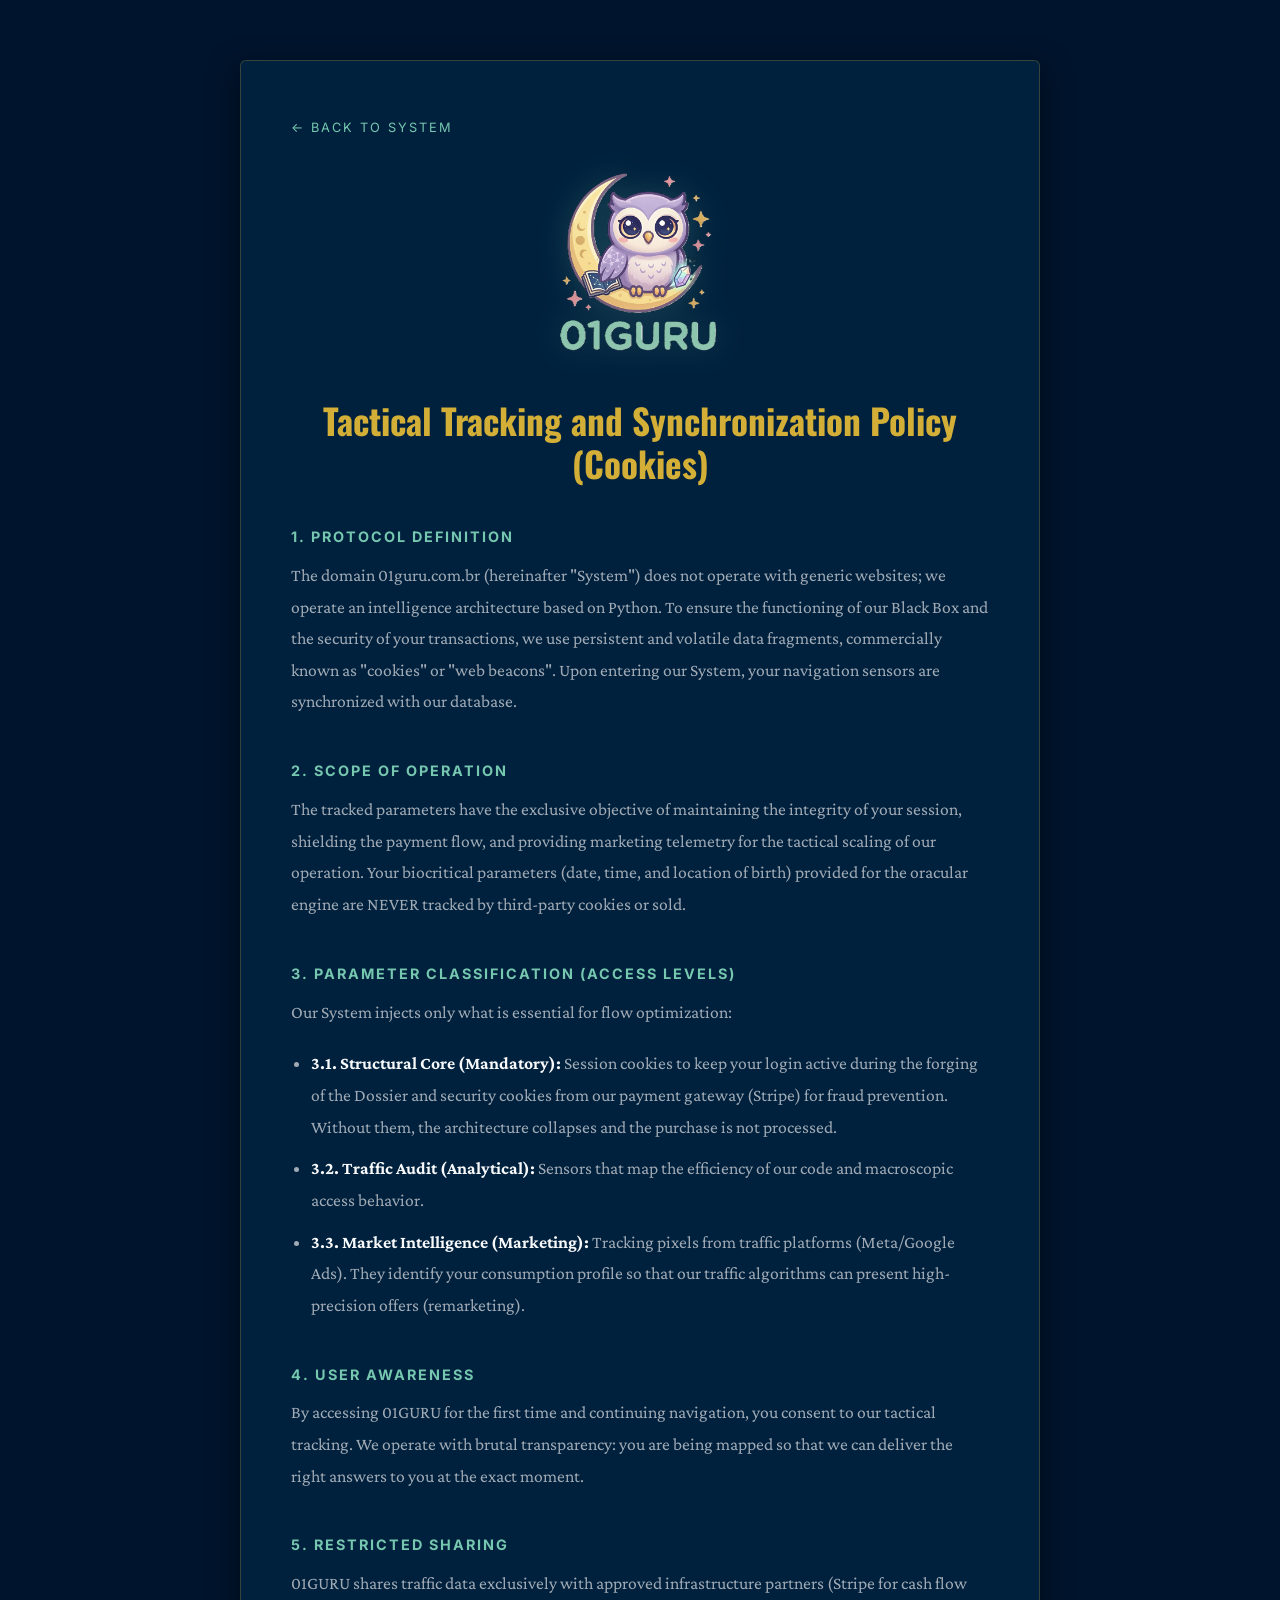
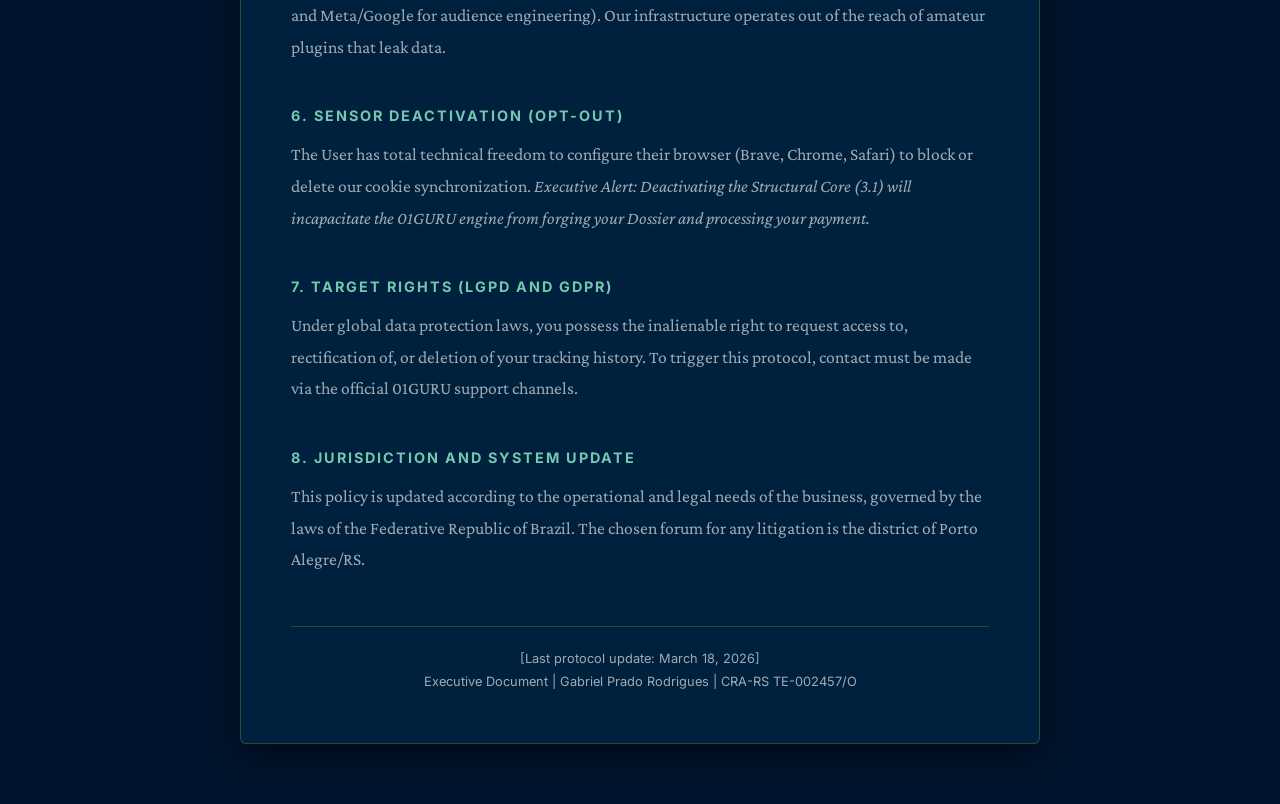
<file: cookies-en.html>
<!DOCTYPE html>
<html lang="en">
<head>
<!-- Google Tag Manager -->
<script>
    (function(w,d,s,l,i){w[l]=w[l]||[];w[l].push({'gtm.start':
    new Date().getTime(),event:'gtm.js'});var f=d.getElementsByTagName(s)[0],
    j=d.createElement(s),dl=l!='dataLayer'?'&l='+l:'';j.async=true;j.src=
    'https://www.googletagmanager.com/gtm.js?id='+i+dl;f.parentNode.insertBefore(j,f);
    })(window,document,'script','dataLayer','GTM-WQ748VNG');
</script>
<!-- End Google Tag Manager -->
<meta charset="UTF-8">
<meta name="viewport" content="width=device-width, initial-scale=1.0">
<meta name="facebook-domain-verification" content="tem7hxkwry57qgcxn9azgc35avv897" />
<title>01GURU | Cookie Policy</title>
<link rel="icon" type="image/png" href="./logo.png">
<link href="https://fonts.googleapis.com/css2?family=Oswald:wght@400;500;700&family=Crimson+Pro:ital,wght@0,400;0,600;1,400&family=Inter:wght@300;400;600;800&display=swap" rel="stylesheet">
<style>
:root{--bg:#00142D;--panel:#00213D;--gold:#D4AF37;--mint:#76C7B0;--light:#F8F9FA;--muted:#A0AAB5;--bgold:rgba(212,175,55,0.25);--fh:'Oswald',sans-serif;--fb:'Crimson Pro',serif;--fu:'Inter',sans-serif}
*,*::before,*::after{margin:0;padding:0;box-sizing:border-box}
body{background:var(--bg);color:var(--light);font-family:var(--fb);font-size:1.1rem;line-height:1.8;}
.legal-container{max-width: 800px; margin: 60px auto; padding: 50px; background: var(--panel); border: 1px solid var(--bgold); border-radius: 6px; box-shadow: 0 10px 30px rgba(0,0,0,0.5);}
.header-logo {text-align: center; margin-bottom: 30px;}
.header-logo img {width: 120px; filter: drop-shadow(0 0 15px rgba(118,199,176,0.2));}
h1 {font-family: var(--fh); color: var(--gold); font-size: 2.2rem; text-align: center; margin-bottom: 40px; line-height: 1.2;}
h2 {font-family: var(--fu); color: var(--mint); font-size: 0.9rem; text-transform: uppercase; letter-spacing: 2px; margin-top: 40px; margin-bottom: 10px;}
p, ul {margin-bottom: 20px; color: var(--muted);}
ul {padding-left: 20px;}
li {margin-bottom: 10px;}
strong {color: var(--light);}
.btn-voltar {display: inline-block; margin-bottom: 30px; color: var(--mint); text-decoration: none; font-family: var(--fu); font-size: 0.8rem; text-transform: uppercase; letter-spacing: 2px; transition: color 0.3s;}
.btn-voltar:hover {color: var(--gold);}
.doc-footer {margin-top: 50px; padding-top: 20px; border-top: 1px solid var(--bgold); font-family: var(--fu); font-size: 0.8rem; color: var(--muted); text-align: center;}
@media(max-width:700px){.legal-container{margin: 20px; padding: 30px;}}
</style>
<style>
  body {
    -webkit-user-select: none;
    -moz-user-select: none;
    -ms-user-select: none;
    user-select: none;
  }
</style>
<script>
// Bloqueia o botão direito do mouse
  document.addEventListener('contextmenu', event => event.preventDefault());
  
// Bloqueia atalhos de desenvolvedor e cópia
  document.addEventListener('keydown', function(e) {
    if(e.key === 'F12') { e.preventDefault(); return false; }
    if(e.ctrlKey && e.shiftKey && (e.key === 'I' || e.key === 'i' || e.key === 'J' || e.key === 'j' || e.key === 'C' || e.key === 'c')) { e.preventDefault(); return false; }
    if(e.ctrlKey && (e.key === 'U' || e.key === 'u' || e.key === 'C' || e.key === 'c')) { e.preventDefault(); return false; }
    if(e.key === 'PrintScreen') { 
        navigator.clipboard.writeText('Conteúdo protegido pela Inteligência 01GURU.');
        alert('Acesso Restrito: Captura de tela interceptada pelo Firewall.'); 
        e.preventDefault(); return false; 
    }
  });
</script>
</head>
<body>

<div class="legal-container">
    <a href="./index.html" class="btn-voltar">← Back to System</a>
    
    <div class="header-logo"><img src="./logo.png" alt="01GURU" style="width: 100%; max-width: 180px; height: auto;"></div>
    <h1>Tactical Tracking and Synchronization Policy (Cookies)</h1>
    
    <h2>1. Protocol Definition</h2>
    <p>The domain 01guru.com.br (hereinafter "System") does not operate with generic websites; we operate an intelligence architecture based on Python. To ensure the functioning of our Black Box and the security of your transactions, we use persistent and volatile data fragments, commercially known as "cookies" or "web beacons". Upon entering our System, your navigation sensors are synchronized with our database.</p>

    <h2>2. Scope of Operation</h2>
    <p>The tracked parameters have the exclusive objective of maintaining the integrity of your session, shielding the payment flow, and providing marketing telemetry for the tactical scaling of our operation. Your biocritical parameters (date, time, and location of birth) provided for the oracular engine are NEVER tracked by third-party cookies or sold.</p>

    <h2>3. Parameter Classification (Access Levels)</h2>
    <p>Our System injects only what is essential for flow optimization:</p>
    <ul>
        <li><strong>3.1. Structural Core (Mandatory):</strong> Session cookies to keep your login active during the forging of the Dossier and security cookies from our payment gateway (Stripe) for fraud prevention. Without them, the architecture collapses and the purchase is not processed.</li>
        <li><strong>3.2. Traffic Audit (Analytical):</strong> Sensors that map the efficiency of our code and macroscopic access behavior.</li>
        <li><strong>3.3. Market Intelligence (Marketing):</strong> Tracking pixels from traffic platforms (Meta/Google Ads). They identify your consumption profile so that our traffic algorithms can present high-precision offers (remarketing).</li>
    </ul>

    <h2>4. User Awareness</h2>
    <p>By accessing 01GURU for the first time and continuing navigation, you consent to our tactical tracking. We operate with brutal transparency: you are being mapped so that we can deliver the right answers to you at the exact moment.</p>

    <h2>5. Restricted Sharing</h2>
    <p>01GURU shares traffic data exclusively with approved infrastructure partners (Stripe for cash flow and Meta/Google for audience engineering). Our infrastructure operates out of the reach of amateur plugins that leak data.</p>

    <h2>6. Sensor Deactivation (Opt-Out)</h2>
    <p>The User has total technical freedom to configure their browser (Brave, Chrome, Safari) to block or delete our cookie synchronization. <em>Executive Alert: Deactivating the Structural Core (3.1) will incapacitate the 01GURU engine from forging your Dossier and processing your payment.</em></p>

    <h2>7. Target Rights (LGPD and GDPR)</h2>
    <p>Under global data protection laws, you possess the inalienable right to request access to, rectification of, or deletion of your tracking history. To trigger this protocol, contact must be made via the official 01GURU support channels.</p>

    <h2>8. Jurisdiction and System Update</h2>
    <p>This policy is updated according to the operational and legal needs of the business, governed by the laws of the Federative Republic of Brazil. The chosen forum for any litigation is the district of Porto Alegre/RS.</p>

    <div class="doc-footer">
        [Last protocol update: March 18, 2026]<br>
        Executive Document | Gabriel Prado Rodrigues | CRA-RS TE-002457/O
    </div>
</div>

</body>
</html>
</file>
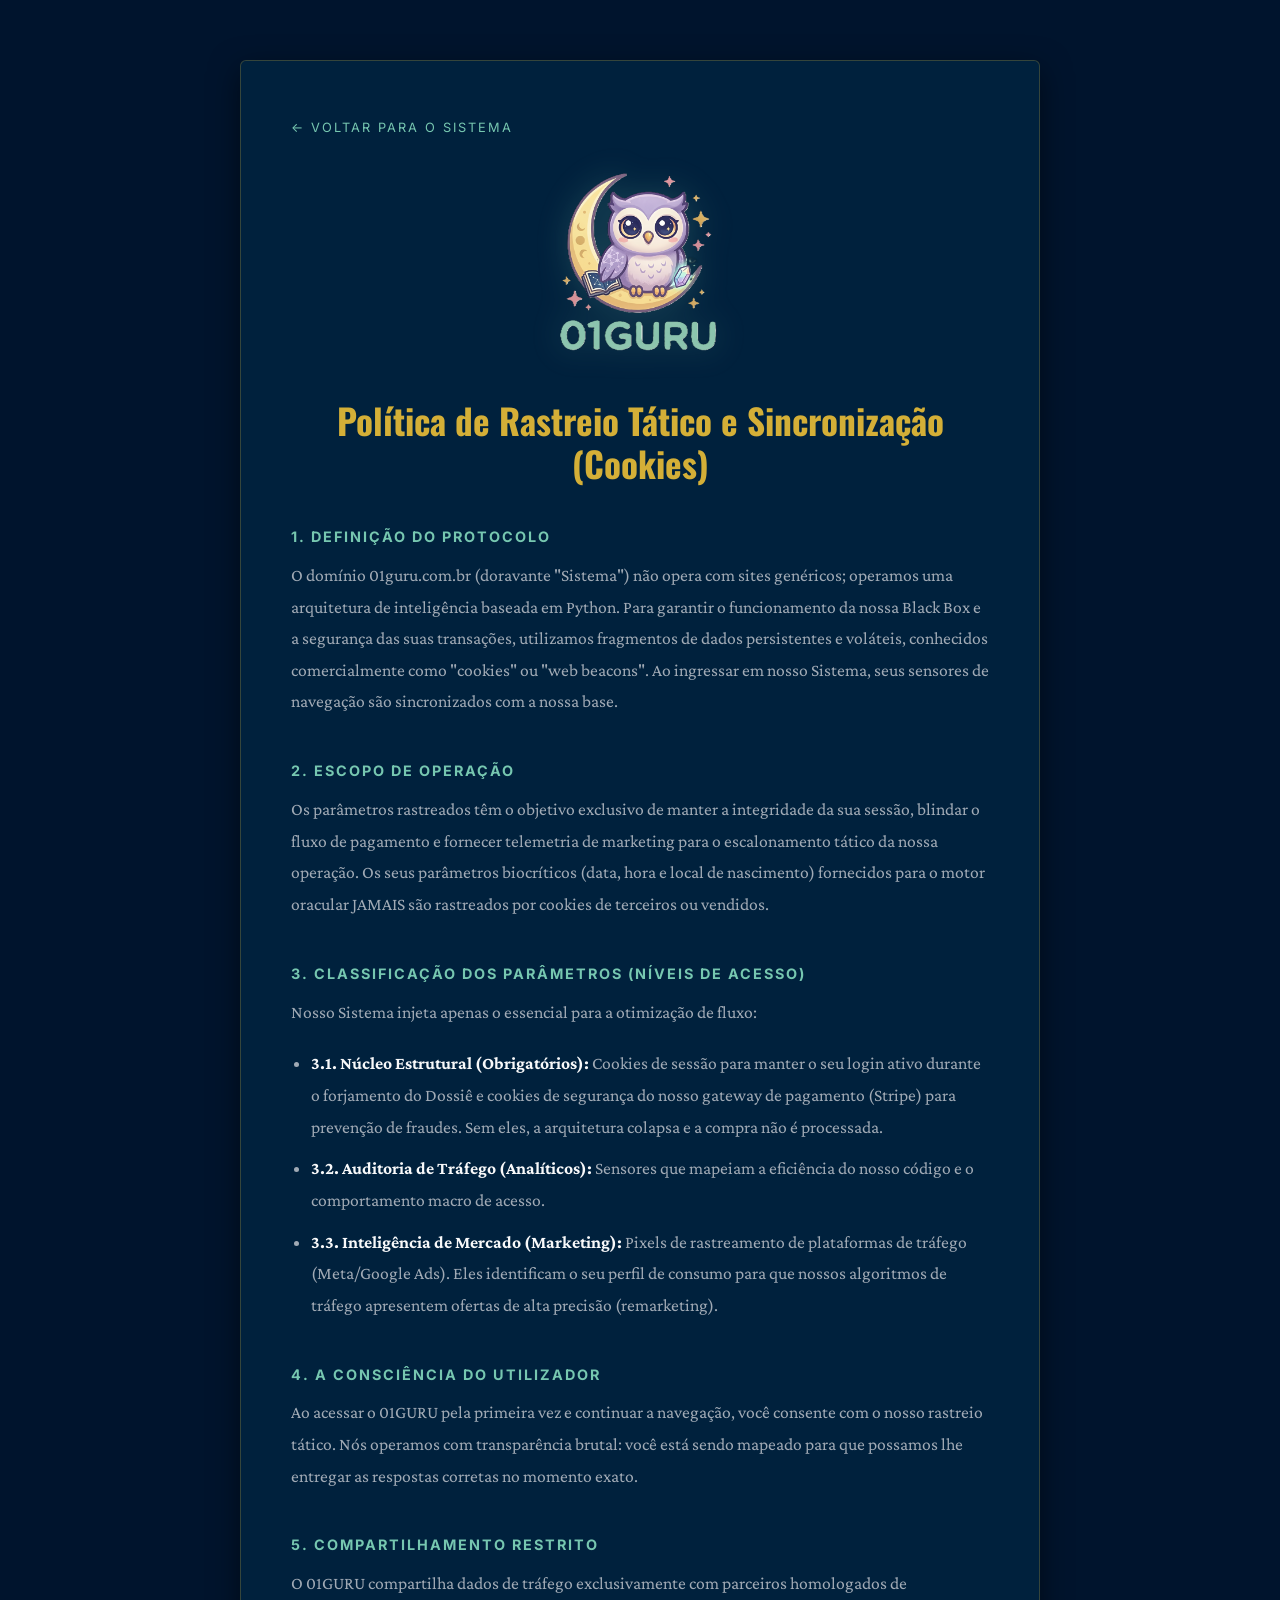
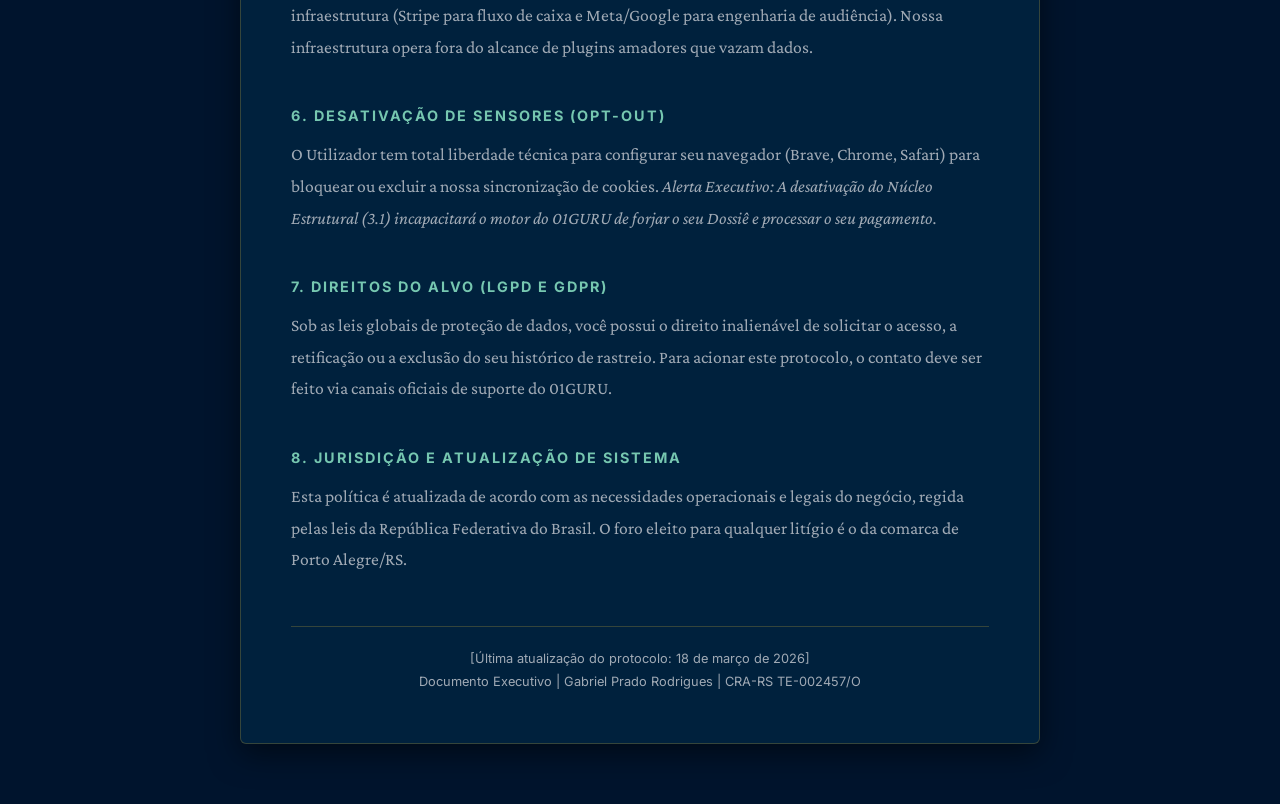
<file: cookies.html>
<!DOCTYPE html>
<html lang="pt-BR">
<head>
<!-- Google Tag Manager -->
<script>
    (function(w,d,s,l,i){w[l]=w[l]||[];w[l].push({'gtm.start':
    new Date().getTime(),event:'gtm.js'});var f=d.getElementsByTagName(s)[0],
    j=d.createElement(s),dl=l!='dataLayer'?'&l='+l:'';j.async=true;j.src=
    'https://www.googletagmanager.com/gtm.js?id='+i+dl;f.parentNode.insertBefore(j,f);
    })(window,document,'script','dataLayer','GTM-WQ748VNG');
</script>
<!-- End Google Tag Manager -->
<meta charset="UTF-8">
<meta name="viewport" content="width=device-width, initial-scale=1.0">
<meta name="facebook-domain-verification" content="tem7hxkwry57qgcxn9azgc35avv897" />
<title>01GURU | Política de Cookies</title>
<link rel="icon" type="image/png" href="./logo.png">
<link href="https://fonts.googleapis.com/css2?family=Oswald:wght@400;500;700&family=Crimson+Pro:ital,wght@0,400;0,600;1,400&family=Inter:wght@300;400;600;800&display=swap" rel="stylesheet">
<style>
:root{--bg:#00142D;--panel:#00213D;--gold:#D4AF37;--mint:#76C7B0;--light:#F8F9FA;--muted:#A0AAB5;--bgold:rgba(212,175,55,0.25);--fh:'Oswald',sans-serif;--fb:'Crimson Pro',serif;--fu:'Inter',sans-serif}
*,*::before,*::after{margin:0;padding:0;box-sizing:border-box}
body{background:var(--bg);color:var(--light);font-family:var(--fb);font-size:1.1rem;line-height:1.8;}
.legal-container{max-width: 800px; margin: 60px auto; padding: 50px; background: var(--panel); border: 1px solid var(--bgold); border-radius: 6px; box-shadow: 0 10px 30px rgba(0,0,0,0.5);}
.header-logo {text-align: center; margin-bottom: 30px;}
.header-logo img {width: 120px; filter: drop-shadow(0 0 15px rgba(118,199,176,0.2));}
h1 {font-family: var(--fh); color: var(--gold); font-size: 2.2rem; text-align: center; margin-bottom: 40px; line-height: 1.2;}
h2 {font-family: var(--fu); color: var(--mint); font-size: 0.9rem; text-transform: uppercase; letter-spacing: 2px; margin-top: 40px; margin-bottom: 10px;}
p, ul {margin-bottom: 20px; color: var(--muted);}
ul {padding-left: 20px;}
li {margin-bottom: 10px;}
strong {color: var(--light);}
.btn-voltar {display: inline-block; margin-bottom: 30px; color: var(--mint); text-decoration: none; font-family: var(--fu); font-size: 0.8rem; text-transform: uppercase; letter-spacing: 2px; transition: color 0.3s;}
.btn-voltar:hover {color: var(--gold);}
.doc-footer {margin-top: 50px; padding-top: 20px; border-top: 1px solid var(--bgold); font-family: var(--fu); font-size: 0.8rem; color: var(--muted); text-align: center;}
@media(max-width:700px){.legal-container{margin: 20px; padding: 30px;}}
</style>
<style>
  body {
    -webkit-user-select: none;
    -moz-user-select: none;
    -ms-user-select: none;
    user-select: none;
  }
</style>
<script>
// Bloqueia o botão direito do mouse
  document.addEventListener('contextmenu', event => event.preventDefault());
  
// Bloqueia atalhos de desenvolvedor e cópia
  document.addEventListener('keydown', function(e) {
    if(e.key === 'F12') { e.preventDefault(); return false; }
    if(e.ctrlKey && e.shiftKey && (e.key === 'I' || e.key === 'i' || e.key === 'J' || e.key === 'j' || e.key === 'C' || e.key === 'c')) { e.preventDefault(); return false; }
    if(e.ctrlKey && (e.key === 'U' || e.key === 'u' || e.key === 'C' || e.key === 'c')) { e.preventDefault(); return false; }
    if(e.key === 'PrintScreen') { 
        navigator.clipboard.writeText('Conteúdo protegido pela Inteligência 01GURU.');
        alert('Acesso Restrito: Captura de tela interceptada pelo Firewall.'); 
        e.preventDefault(); return false; 
    }
  });
</script>
</head>
<body>
    
<div class="legal-container">
    <a href="./index.html" class="btn-voltar">← Voltar para o Sistema</a>
    
    <div class="header-logo"><img src="./logo.png" alt="01GURU" style="width: 100%; max-width: 180px; height: auto;"></div>
    <h1>Política de Rastreio Tático e Sincronização (Cookies)</h1>
    
    <h2>1. Definição do Protocolo</h2>
    <p>O domínio 01guru.com.br (doravante "Sistema") não opera com sites genéricos; operamos uma arquitetura de inteligência baseada em Python. Para garantir o funcionamento da nossa Black Box e a segurança das suas transações, utilizamos fragmentos de dados persistentes e voláteis, conhecidos comercialmente como "cookies" ou "web beacons". Ao ingressar em nosso Sistema, seus sensores de navegação são sincronizados com a nossa base.</p>

    <h2>2. Escopo de Operação</h2>
    <p>Os parâmetros rastreados têm o objetivo exclusivo de manter a integridade da sua sessão, blindar o fluxo de pagamento e fornecer telemetria de marketing para o escalonamento tático da nossa operação. Os seus parâmetros biocríticos (data, hora e local de nascimento) fornecidos para o motor oracular JAMAIS são rastreados por cookies de terceiros ou vendidos.</p>

    <h2>3. Classificação dos Parâmetros (Níveis de Acesso)</h2>
    <p>Nosso Sistema injeta apenas o essencial para a otimização de fluxo:</p>
    <ul>
        <li><strong>3.1. Núcleo Estrutural (Obrigatórios):</strong> Cookies de sessão para manter o seu login ativo durante o forjamento do Dossiê e cookies de segurança do nosso gateway de pagamento (Stripe) para prevenção de fraudes. Sem eles, a arquitetura colapsa e a compra não é processada.</li>
        <li><strong>3.2. Auditoria de Tráfego (Analíticos):</strong> Sensores que mapeiam a eficiência do nosso código e o comportamento macro de acesso.</li>
        <li><strong>3.3. Inteligência de Mercado (Marketing):</strong> Pixels de rastreamento de plataformas de tráfego (Meta/Google Ads). Eles identificam o seu perfil de consumo para que nossos algoritmos de tráfego apresentem ofertas de alta precisão (remarketing).</li>
    </ul>

    <h2>4. A Consciência do Utilizador</h2>
    <p>Ao acessar o 01GURU pela primeira vez e continuar a navegação, você consente com o nosso rastreio tático. Nós operamos com transparência brutal: você está sendo mapeado para que possamos lhe entregar as respostas corretas no momento exato.</p>

    <h2>5. Compartilhamento Restrito</h2>
    <p>O 01GURU compartilha dados de tráfego exclusivamente com parceiros homologados de infraestrutura (Stripe para fluxo de caixa e Meta/Google para engenharia de audiência). Nossa infraestrutura opera fora do alcance de plugins amadores que vazam dados.</p>

    <h2>6. Desativação de Sensores (Opt-Out)</h2>
    <p>O Utilizador tem total liberdade técnica para configurar seu navegador (Brave, Chrome, Safari) para bloquear ou excluir a nossa sincronização de cookies. <em>Alerta Executivo: A desativação do Núcleo Estrutural (3.1) incapacitará o motor do 01GURU de forjar o seu Dossiê e processar o seu pagamento.</em></p>

    <h2>7. Direitos do Alvo (LGPD e GDPR)</h2>
    <p>Sob as leis globais de proteção de dados, você possui o direito inalienável de solicitar o acesso, a retificação ou a exclusão do seu histórico de rastreio. Para acionar este protocolo, o contato deve ser feito via canais oficiais de suporte do 01GURU.</p>

    <h2>8. Jurisdição e Atualização de Sistema</h2>
    <p>Esta política é atualizada de acordo com as necessidades operacionais e legais do negócio, regida pelas leis da República Federativa do Brasil. O foro eleito para qualquer litígio é o da comarca de Porto Alegre/RS.</p>

    <div class="doc-footer">
        [Última atualização do protocolo: 18 de março de 2026]<br>
        Documento Executivo | Gabriel Prado Rodrigues | CRA-RS TE-002457/O
    </div>
</div>

</body>
</html>
</file>
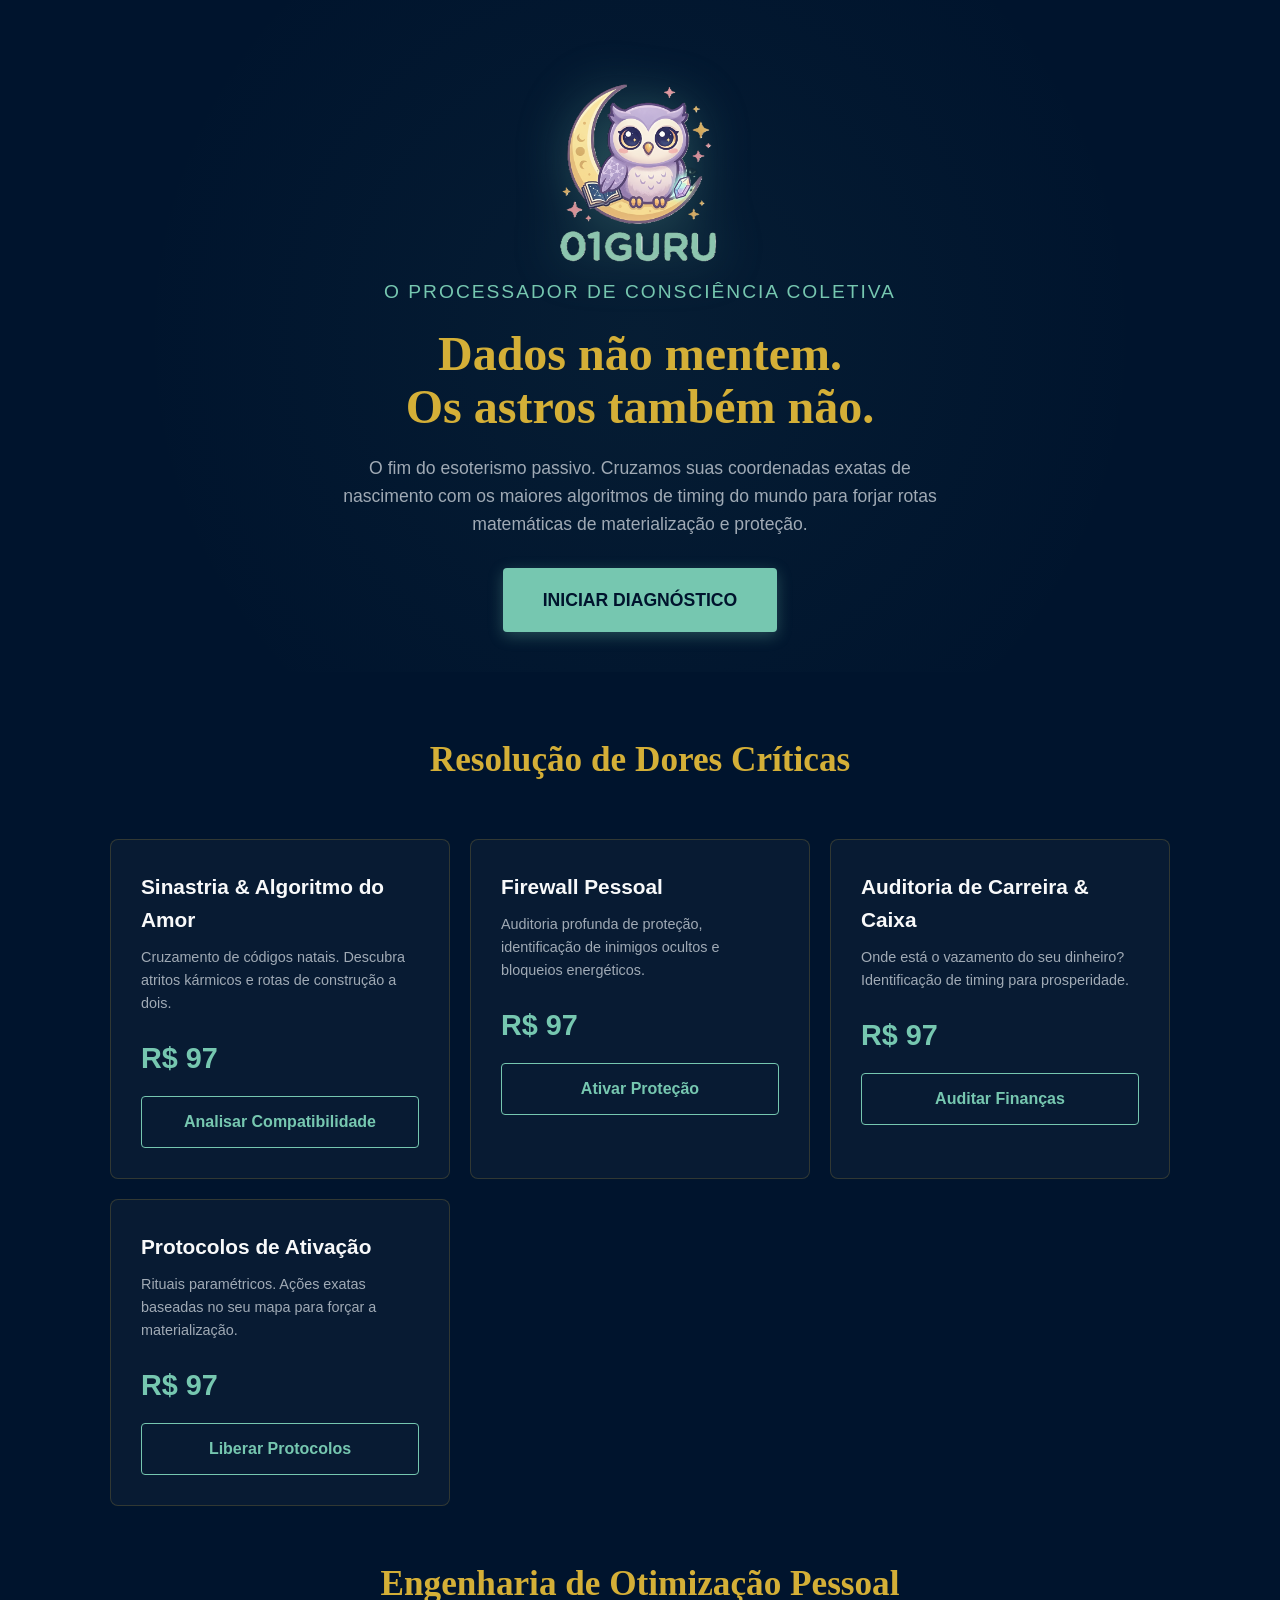
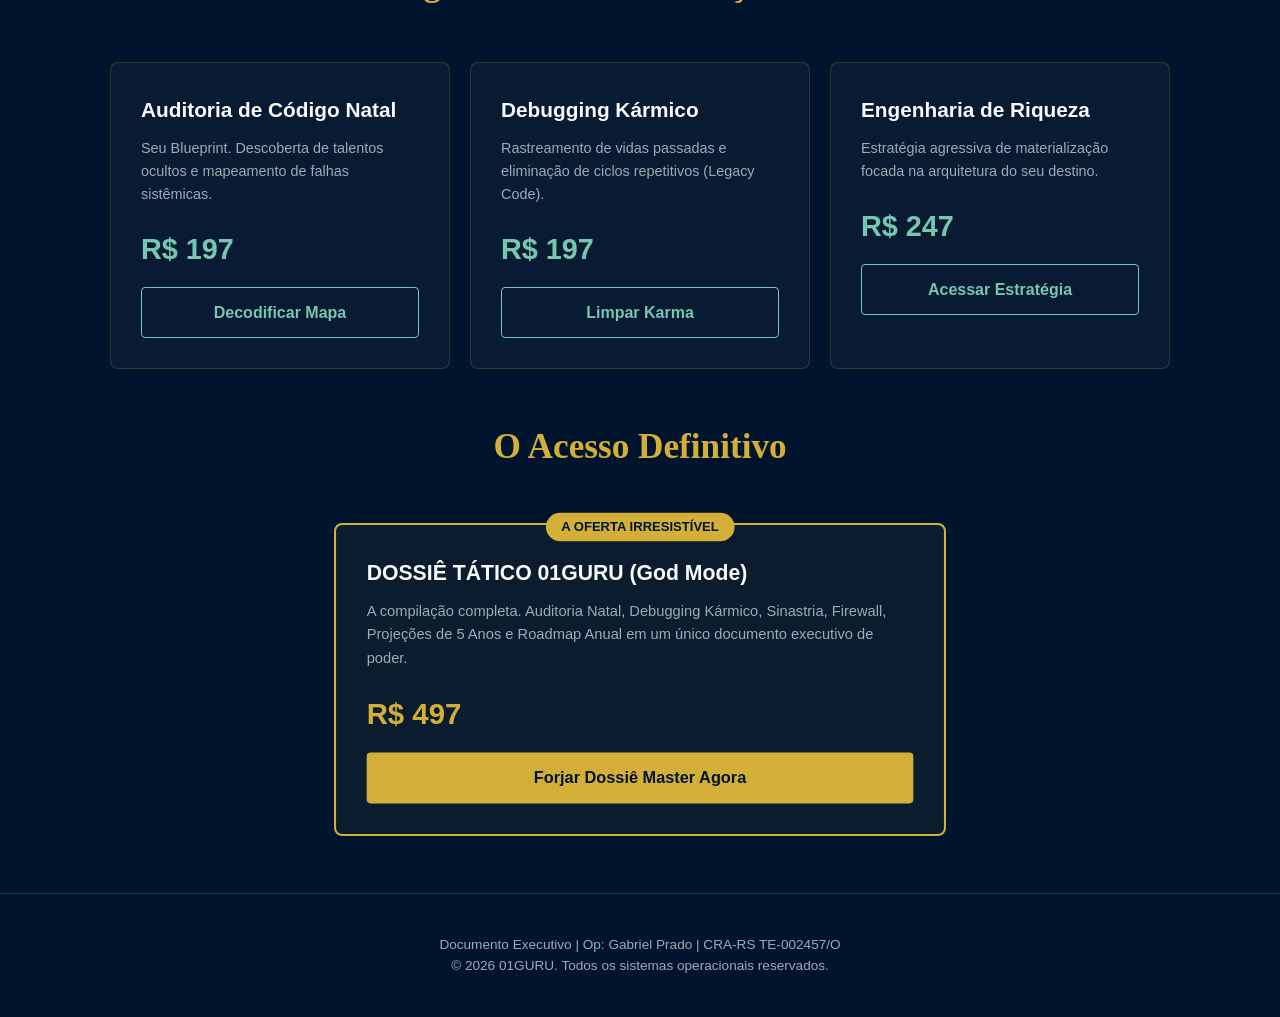
<file: exemploindex.html>
<!DOCTYPE html>
<html lang="pt-BR">

<head>
    <meta charset="UTF-8">
    <meta name="viewport" content="width=device-width, initial-scale=1.0">
    <title>01GURU | O GPS Paramétrico do seu Destino</title>
    <style>
        /* CSS NEURO-OTIMIZADO */
        :root {
            --bg-deep: #00142D;
            --gold-anchor: #D4AF37;
            --mint-action: #76C7B0;
            --text-light: #F8F9FA;
            --glass-bg: rgba(255, 255, 255, 0.03);
            --border-glass: rgba(212, 175, 55, 0.2);
        }

        * {
            margin: 0;
            padding: 0;
            box-sizing: border-box;
            font-family: 'Helvetica Neue', Arial, sans-serif;
        }

        body {
            background-color: var(--bg-deep);
            color: var(--text-light);
            line-height: 1.6;
            overflow-x: hidden;
            scroll-behavior: smooth;
        }

        /* HEADER & HERO - O Choque de Dopamina */
        .hero {
            text-align: center;
            padding: 80px 20px 40px;
            position: relative;
        }

        .hero::before {
            content: '';
            position: absolute;
            top: 0;
            left: 50%;
            transform: translateX(-50%);
            width: 100vw;
            height: 100%;
            background: radial-gradient(circle, rgba(118, 199, 176, 0.05) 0%, transparent 70%);
            z-index: -1;
        }

        .mascot-container img {
            width: 180px;
            filter: drop-shadow(0 0 25px rgba(118, 199, 176, 0.3));
            animation: float 4s ease-in-out infinite;
        }

        @keyframes float {
            0% {
                transform: translateY(0px);
            }

            50% {
                transform: translateY(-10px);
            }

            100% {
                transform: translateY(0px);
            }
        }

        .hero h1 {
            font-family: 'Times New Roman', serif;
            color: var(--gold-anchor);
            font-size: 3rem;
            margin: 20px 0;
            line-height: 1.1;
        }

        .hero h2 {
            color: var(--mint-action);
            font-size: 1.2rem;
            font-weight: 400;
            letter-spacing: 2px;
            text-transform: uppercase;
            margin-bottom: 20px;
        }

        .hero p {
            max-width: 600px;
            margin: 0 auto 30px;
            color: #A0AAB5;
            font-size: 1.1rem;
        }

        /* CALL TO ACTION - O Botão Hipnótico */
        .cta-btn {
            display: inline-block;
            background: var(--mint-action);
            color: var(--bg-deep);
            padding: 18px 40px;
            font-size: 1.1rem;
            font-weight: 800;
            text-transform: uppercase;
            text-decoration: none;
            border-radius: 4px;
            box-shadow: 0 4px 15px rgba(118, 199, 176, 0.3);
            transition: all 0.3s;
        }

        .cta-btn:hover {
            transform: translateY(-3px) scale(1.02);
            box-shadow: 0 8px 25px rgba(118, 199, 176, 0.5);
        }

        /* VALUE LADDER - Categorização Modular (Lei de Hick) */
        .store-section {
            padding: 60px 20px;
            max-width: 1100px;
            margin: 0 auto;
        }

        .section-title {
            text-align: center;
            font-family: 'Times New Roman', serif;
            color: var(--gold-anchor);
            font-size: 2.2rem;
            margin-bottom: 50px;
        }

        .grid-tier {
            display: grid;
            grid-template-columns: repeat(auto-fit, minmax(300px, 1fr));
            gap: 20px;
            margin-bottom: 50px;
        }

        .card {
            background: var(--glass-bg);
            border: 1px solid var(--border-glass);
            padding: 30px;
            border-radius: 8px;
            position: relative;
            transition: border-color 0.3s;
        }

        .card:hover {
            border-color: var(--mint-action);
        }

        .card h3 {
            color: var(--text-light);
            margin-bottom: 10px;
            font-size: 1.3rem;
        }

        .card p {
            color: #A0AAB5;
            font-size: 0.9rem;
            margin-bottom: 20px;
            min-height: 45px;
        }

        .card .price {
            color: var(--mint-action);
            font-size: 1.8rem;
            font-weight: bold;
            margin-bottom: 15px;
        }

        .card-btn {
            display: block;
            width: 100%;
            text-align: center;
            border: 1px solid var(--mint-action);
            color: var(--mint-action);
            padding: 12px;
            text-decoration: none;
            font-weight: bold;
            border-radius: 4px;
            transition: all 0.3s;
        }

        .card-btn:hover {
            background: var(--mint-action);
            color: var(--bg-deep);
        }

        /* DESTAQUE GOD MODE - Ancoragem de Preço */
        .card.god-mode {
            border: 2px solid var(--gold-anchor);
            background: rgba(212, 175, 55, 0.05);
            transform: scale(1.02);
        }

        .card.god-mode .badge {
            position: absolute;
            top: -12px;
            left: 50%;
            transform: translateX(-50%);
            background: var(--gold-anchor);
            color: var(--bg-deep);
            padding: 4px 15px;
            font-size: 0.8rem;
            font-weight: bold;
            border-radius: 20px;
            text-transform: uppercase;
        }

        .card.god-mode .price {
            color: var(--gold-anchor);
        }

        .card.god-mode .card-btn {
            background: var(--gold-anchor);
            color: var(--bg-deep);
            border: none;
        }

        .card.god-mode .card-btn:hover {
            background: #E5C354;
            transform: scale(1.02);
        }

        /* FOOTER */
        footer {
            text-align: center;
            padding: 40px 20px;
            border-top: 1px solid var(--border-glass);
            color: #A0AAB5;
            font-size: 0.85rem;
        }
    </style>
</head>

<body>

    <section class="hero">
        <div class="mascot-container">
            <img src="01GURU_SF.PNG" alt="01GURU Mascote">
        </div>
        <h2>O Processador de Consciência Coletiva</h2>
        <h1>Dados não mentem.<br>Os astros também não.</h1>
        <p>O fim do esoterismo passivo. Cruzamos suas coordenadas exatas de nascimento com os maiores algoritmos de
            timing do mundo para forjar rotas matemáticas de materialização e proteção.</p>
        <a href="#loja" class="cta-btn">INICIAR DIAGNÓSTICO</a>
    </section>

    <section id="loja" class="store-section">

        <h2 class="section-title">Resolução de Dores Críticas</h2>
        <div class="grid-tier">
            <div class="card">
                <h3>Sinastria & Algoritmo do Amor</h3>
                <p>Cruzamento de códigos natais. Descubra atritos kármicos e rotas de construção a dois.</p>
                <div class="price">R$ 97</div>
                <a href="https://buy.stripe.com/8x2bJ35D62KA7St8L91ZS09" target="_blank" class="card-btn">Analisar
                    Compatibilidade</a>
            </div>
            <div class="card">
                <h3>Firewall Pessoal</h3>
                <p>Auditoria profunda de proteção, identificação de inimigos ocultos e bloqueios energéticos.</p>
                <div class="price">R$ 97</div>
                <a href="https://buy.stripe.com/4gM5kF3uY98Y5Kl1iH1ZS0a" target="_blank" class="card-btn">Ativar
                    Proteção</a>
            </div>
            <div class="card">
                <h3>Auditoria de Carreira & Caixa</h3>
                <p>Onde está o vazamento do seu dinheiro? Identificação de timing para prosperidade.</p>
                <div class="price">R$ 97</div>
                <a href="https://buy.stripe.com/8x2aEZ0iMad2goZ5yX1ZS0b" target="_blank" class="card-btn">Auditar
                    Finanças</a>
            </div>
            <div class="card">
                <h3>Protocolos de Ativação</h3>
                <p>Rituais paramétricos. Ações exatas baseadas no seu mapa para forçar a materialização.</p>
                <div class="price">R$ 97</div>
                <a href="https://buy.stripe.com/5kQ14p6Hafxm4GhgdB1ZS0c" target="_blank" class="card-btn">Liberar
                    Protocolos</a>
            </div>
        </div>

        <h2 class="section-title">Engenharia de Otimização Pessoal</h2>
        <div class="grid-tier">
            <div class="card">
                <h3>Auditoria de Código Natal</h3>
                <p>Seu Blueprint. Descoberta de talentos ocultos e mapeamento de falhas sistêmicas.</p>
                <div class="price">R$ 197</div>
                <a href="https://buy.stripe.com/bJeeVf2qU4SI8Wxf9x1ZS0e" target="_blank" class="card-btn">Decodificar
                    Mapa</a>
            </div>
            <div class="card">
                <h3>Debugging Kármico</h3>
                <p>Rastreamento de vidas passadas e eliminação de ciclos repetitivos (Legacy Code).</p>
                <div class="price">R$ 197</div>
                <a href="https://buy.stripe.com/aFadRb6Hadpe2y9gdB1ZS0g" target="_blank" class="card-btn">Limpar
                    Karma</a>
            </div>
            <div class="card">
                <h3>Engenharia de Riqueza</h3>
                <p>Estratégia agressiva de materialização focada na arquitetura do seu destino.</p>
                <div class="price">R$ 247</div>
                <a href="https://buy.stripe.com/bJe8wR3uYad2goZ1iH1ZS0h" target="_blank" class="card-btn">Acessar
                    Estratégia</a>
            </div>
        </div>

        <h2 class="section-title">O Acesso Definitivo</h2>
        <div class="grid-tier" style="grid-template-columns: 1fr; max-width: 600px; margin: 0 auto;">
            <div class="card god-mode">
                <div class="badge">A Oferta Irresistível</div>
                <h3>DOSSIÊ TÁTICO 01GURU (God Mode)</h3>
                <p>A compilação completa. Auditoria Natal, Debugging Kármico, Sinastria, Firewall, Projeções de 5 Anos e
                    Roadmap Anual em um único documento executivo de poder.</p>
                <div class="price">R$ 497</div>
                <a href="https://buy.stripe.com/5kQ28t2qUetifkV4uT1ZS0l" target="_blank" class="card-btn">Forjar Dossiê
                    Master Agora</a>
            </div>
        </div>

    </section>

    <footer>
        <p>Documento Executivo | Op: Gabriel Prado | CRA-RS TE-002457/O</p>
        <p>&copy; 2026 01GURU. Todos os sistemas operacionais reservados.</p>
    </footer>

</body>

</html>
</file>
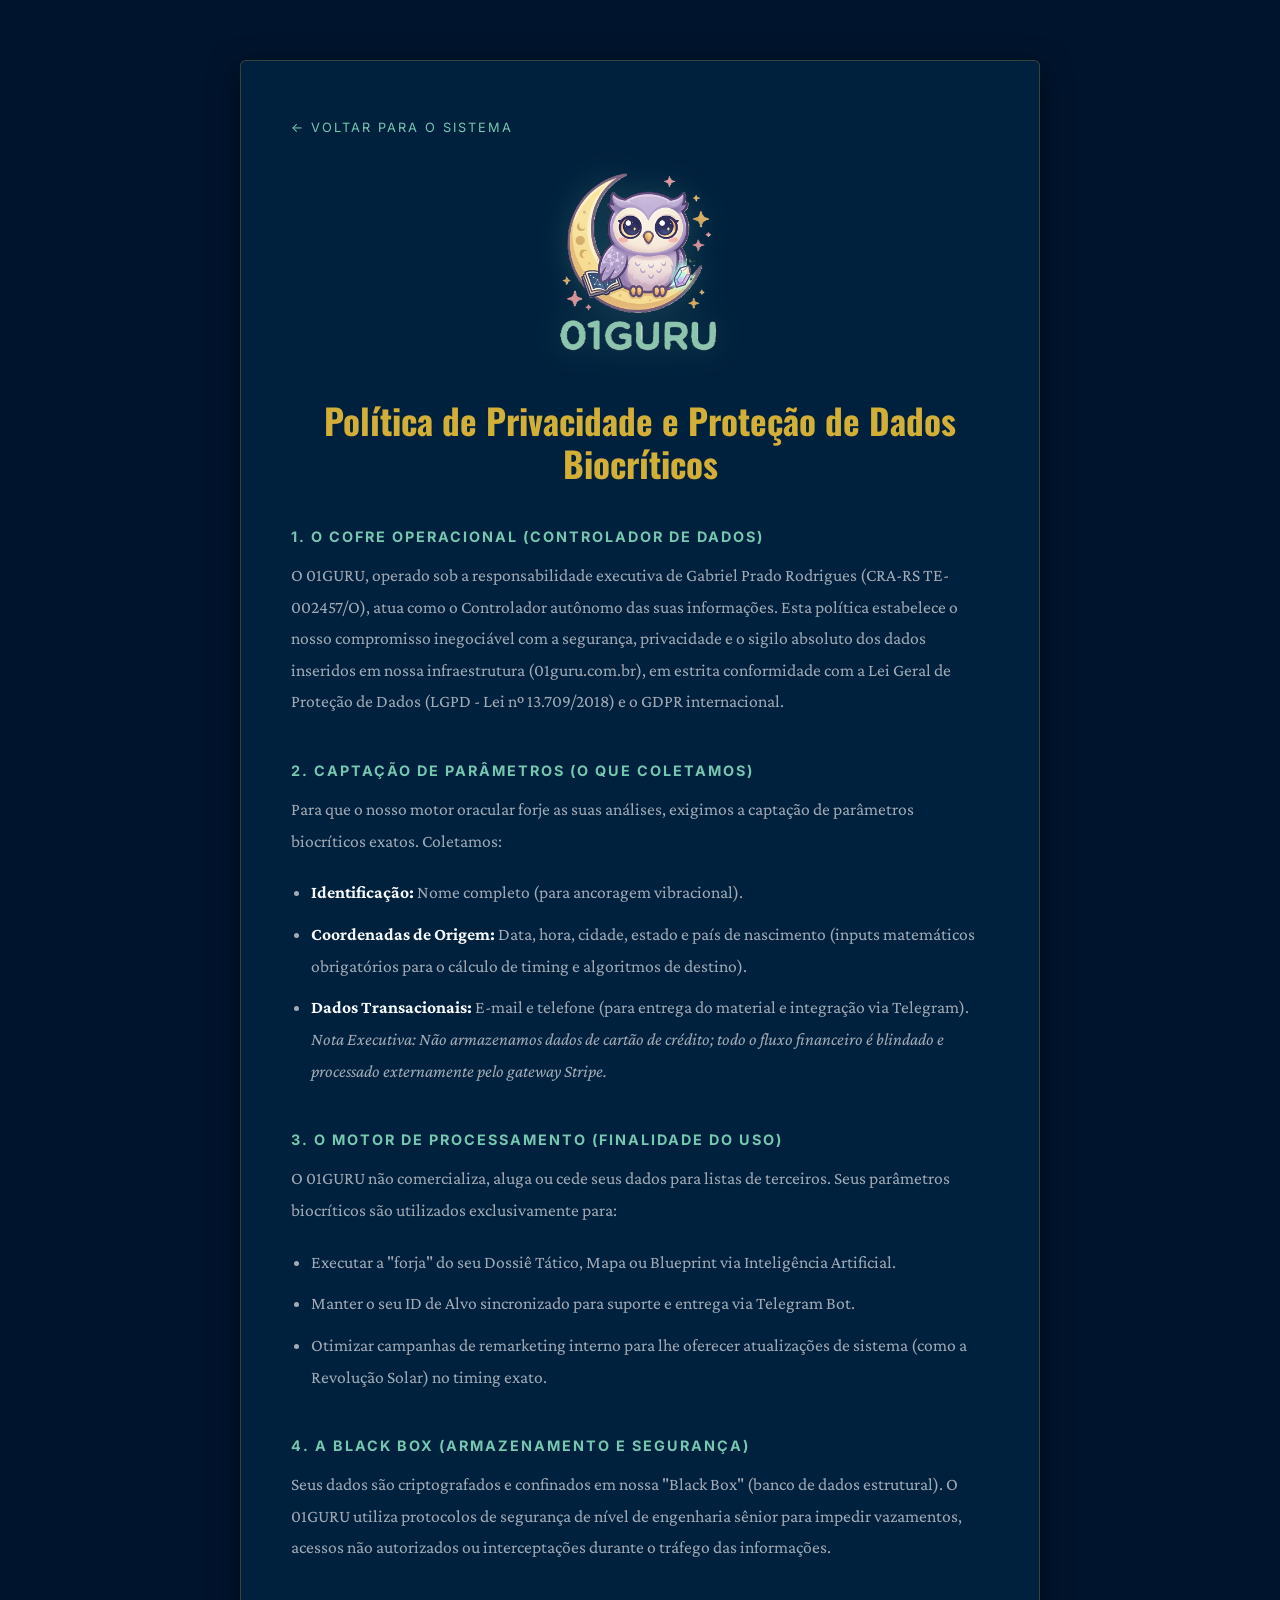
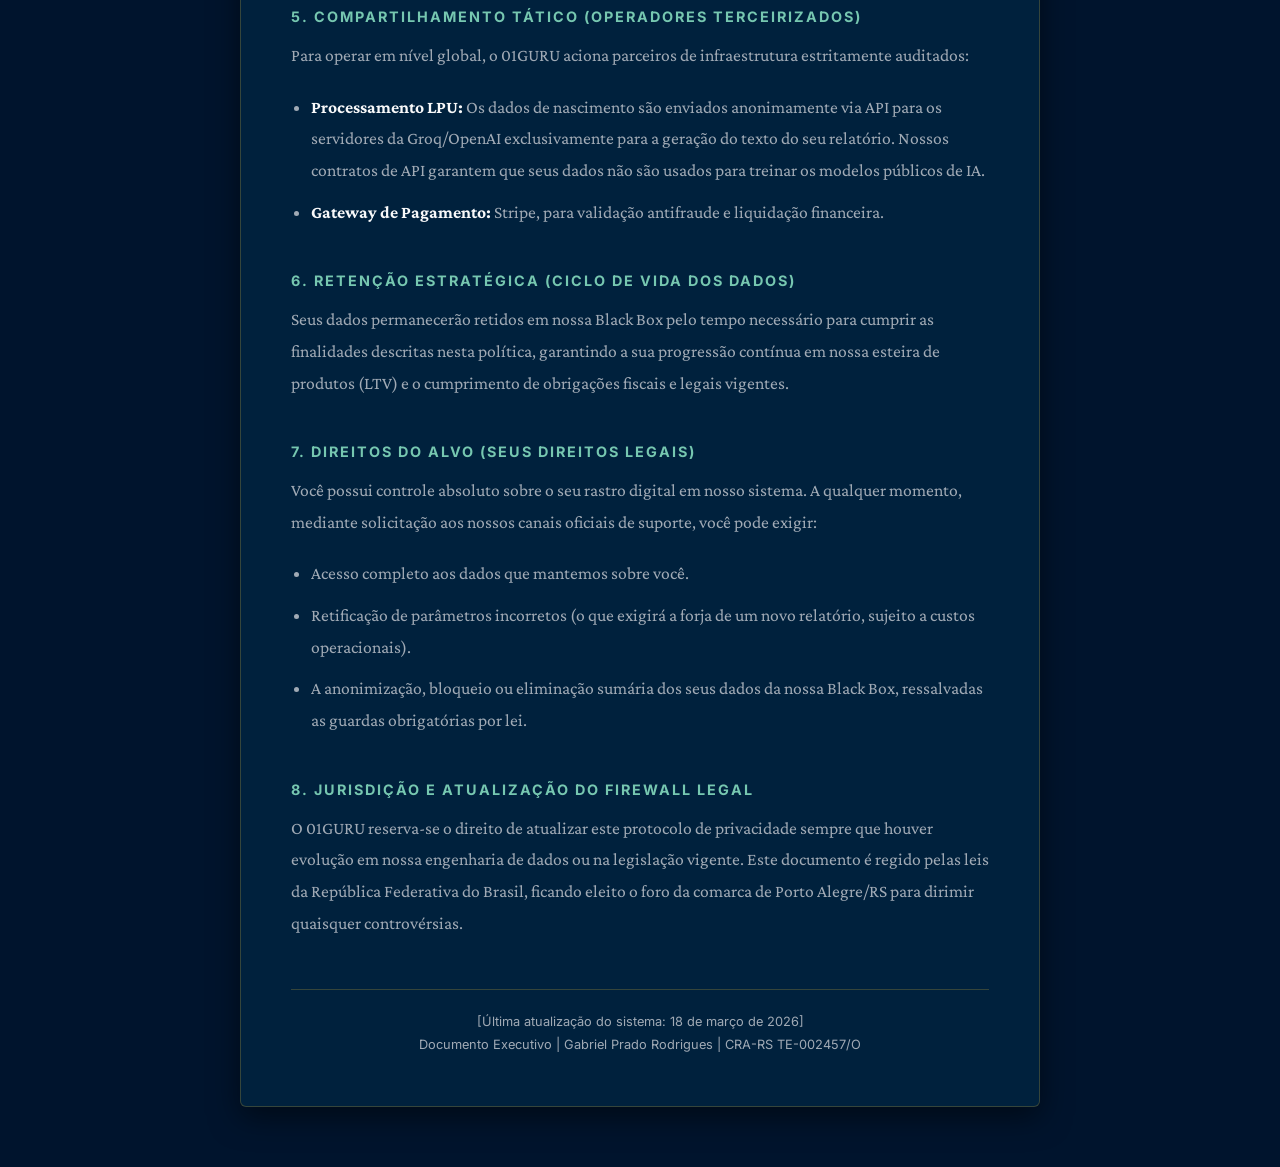
<file: politica-privacidade.html>
<!DOCTYPE html>
<html lang="pt-BR">
<head>
<!-- Google Tag Manager -->
<script>
    (function(w,d,s,l,i){w[l]=w[l]||[];w[l].push({'gtm.start':
    new Date().getTime(),event:'gtm.js'});var f=d.getElementsByTagName(s)[0],
    j=d.createElement(s),dl=l!='dataLayer'?'&l='+l:'';j.async=true;j.src=
    'https://www.googletagmanager.com/gtm.js?id='+i+dl;f.parentNode.insertBefore(j,f);
    })(window,document,'script','dataLayer','GTM-WQ748VNG');
</script>
<!-- End Google Tag Manager -->
<meta charset="UTF-8">
<meta name="viewport" content="width=device-width, initial-scale=1.0">
<meta name="facebook-domain-verification" content="tem7hxkwry57qgcxn9azgc35avv897" />
<title>01GURU | Política de Privacidade</title>
<link rel="icon" type="image/png" href="./logo.png">
<link href="https://fonts.googleapis.com/css2?family=Oswald:wght@400;500;700&family=Crimson+Pro:ital,wght@0,400;0,600;1,400&family=Inter:wght@300;400;600;800&display=swap" rel="stylesheet">
<style>
:root{--bg:#00142D;--panel:#00213D;--gold:#D4AF37;--mint:#76C7B0;--light:#F8F9FA;--muted:#A0AAB5;--bgold:rgba(212,175,55,0.25);--fh:'Oswald',sans-serif;--fb:'Crimson Pro',serif;--fu:'Inter',sans-serif}
*,*::before,*::after{margin:0;padding:0;box-sizing:border-box}
body{background:var(--bg);color:var(--light);font-family:var(--fb);font-size:1.1rem;line-height:1.8;}
.legal-container{max-width: 800px; margin: 60px auto; padding: 50px; background: var(--panel); border: 1px solid var(--bgold); border-radius: 6px; box-shadow: 0 10px 30px rgba(0,0,0,0.5);}
.header-logo {text-align: center; margin-bottom: 30px;}
.header-logo img {width: 120px; filter: drop-shadow(0 0 15px rgba(118,199,176,0.2));}
h1 {font-family: var(--fh); color: var(--gold); font-size: 2.2rem; text-align: center; margin-bottom: 40px; line-height: 1.2;}
h2 {font-family: var(--fu); color: var(--mint); font-size: 0.9rem; text-transform: uppercase; letter-spacing: 2px; margin-top: 40px; margin-bottom: 10px;}
p, ul {margin-bottom: 20px; color: var(--muted);}
ul {padding-left: 20px;}
li {margin-bottom: 10px;}
strong {color: var(--light);}
.btn-voltar {display: inline-block; margin-bottom: 30px; color: var(--mint); text-decoration: none; font-family: var(--fu); font-size: 0.8rem; text-transform: uppercase; letter-spacing: 2px; transition: color 0.3s;}
.btn-voltar:hover {color: var(--gold);}
.doc-footer {margin-top: 50px; padding-top: 20px; border-top: 1px solid var(--bgold); font-family: var(--fu); font-size: 0.8rem; color: var(--muted); text-align: center;}
@media(max-width:700px){.legal-container{margin: 20px; padding: 30px;}}
</style>
<style>
  body {
    -webkit-user-select: none;
    -moz-user-select: none;
    -ms-user-select: none;
    user-select: none;
  }
</style>
<script>
// Bloqueia o botão direito do mouse
  document.addEventListener('contextmenu', event => event.preventDefault());
  
// Bloqueia atalhos de desenvolvedor e cópia
  document.addEventListener('keydown', function(e) {
    if(e.key === 'F12') { e.preventDefault(); return false; }
    if(e.ctrlKey && e.shiftKey && (e.key === 'I' || e.key === 'i' || e.key === 'J' || e.key === 'j' || e.key === 'C' || e.key === 'c')) { e.preventDefault(); return false; }
    if(e.ctrlKey && (e.key === 'U' || e.key === 'u' || e.key === 'C' || e.key === 'c')) { e.preventDefault(); return false; }
    if(e.key === 'PrintScreen') { 
        navigator.clipboard.writeText('Conteúdo protegido pela Inteligência 01GURU.');
        alert('Acesso Restrito: Captura de tela interceptada pelo Firewall.'); 
        e.preventDefault(); return false; 
    }
  });
</script>
</head>
<body>

<div class="legal-container">
    <a href="./index.html" class="btn-voltar">← Voltar para o Sistema</a>
    
    <div class="header-logo"><img src="./logo.png" alt="01GURU" style="width: 100%; max-width: 180px; height: auto;"></div>
    <h1>Política de Privacidade e Proteção de Dados Biocríticos</h1>
    
    <h2>1. O Cofre Operacional (Controlador de Dados)</h2>
    <p>O 01GURU, operado sob a responsabilidade executiva de Gabriel Prado Rodrigues (CRA-RS TE-002457/O), atua como o Controlador autônomo das suas informações. Esta política estabelece o nosso compromisso inegociável com a segurança, privacidade e o sigilo absoluto dos dados inseridos em nossa infraestrutura (01guru.com.br), em estrita conformidade com a Lei Geral de Proteção de Dados (LGPD - Lei nº 13.709/2018) e o GDPR internacional.</p>

    <h2>2. Captação de Parâmetros (O que coletamos)</h2>
    <p>Para que o nosso motor oracular forje as suas análises, exigimos a captação de parâmetros biocríticos exatos. Coletamos:</p>
    <ul>
        <li><strong>Identificação:</strong> Nome completo (para ancoragem vibracional).</li>
        <li><strong>Coordenadas de Origem:</strong> Data, hora, cidade, estado e país de nascimento (inputs matemáticos obrigatórios para o cálculo de timing e algoritmos de destino).</li>
        <li><strong>Dados Transacionais:</strong> E-mail e telefone (para entrega do material e integração via Telegram). <em>Nota Executiva: Não armazenamos dados de cartão de crédito; todo o fluxo financeiro é blindado e processado externamente pelo gateway Stripe.</em></li>
    </ul>

    <h2>3. O Motor de Processamento (Finalidade do Uso)</h2>
    <p>O 01GURU não comercializa, aluga ou cede seus dados para listas de terceiros. Seus parâmetros biocríticos são utilizados exclusivamente para:</p>
    <ul>
        <li>Executar a "forja" do seu Dossiê Tático, Mapa ou Blueprint via Inteligência Artificial.</li>
        <li>Manter o seu ID de Alvo sincronizado para suporte e entrega via Telegram Bot.</li>
        <li>Otimizar campanhas de remarketing interno para lhe oferecer atualizações de sistema (como a Revolução Solar) no timing exato.</li>
    </ul>

    <h2>4. A Black Box (Armazenamento e Segurança)</h2>
    <p>Seus dados são criptografados e confinados em nossa "Black Box" (banco de dados estrutural). O 01GURU utiliza protocolos de segurança de nível de engenharia sênior para impedir vazamentos, acessos não autorizados ou interceptações durante o tráfego das informações.</p>

    <h2>5. Compartilhamento Tático (Operadores Terceirizados)</h2>
    <p>Para operar em nível global, o 01GURU aciona parceiros de infraestrutura estritamente auditados:</p>
    <ul>
        <li><strong>Processamento LPU:</strong> Os dados de nascimento são enviados anonimamente via API para os servidores da Groq/OpenAI exclusivamente para a geração do texto do seu relatório. Nossos contratos de API garantem que seus dados não são usados para treinar os modelos públicos de IA.</li>
        <li><strong>Gateway de Pagamento:</strong> Stripe, para validação antifraude e liquidação financeira.</li>
    </ul>

    <h2>6. Retenção Estratégica (Ciclo de Vida dos Dados)</h2>
    <p>Seus dados permanecerão retidos em nossa Black Box pelo tempo necessário para cumprir as finalidades descritas nesta política, garantindo a sua progressão contínua em nossa esteira de produtos (LTV) e o cumprimento de obrigações fiscais e legais vigentes.</p>

    <h2>7. Direitos do Alvo (Seus Direitos Legais)</h2>
    <p>Você possui controle absoluto sobre o seu rastro digital em nosso sistema. A qualquer momento, mediante solicitação aos nossos canais oficiais de suporte, você pode exigir:</p>
    <ul>
        <li>Acesso completo aos dados que mantemos sobre você.</li>
        <li>Retificação de parâmetros incorretos (o que exigirá a forja de um novo relatório, sujeito a custos operacionais).</li>
        <li>A anonimização, bloqueio ou eliminação sumária dos seus dados da nossa Black Box, ressalvadas as guardas obrigatórias por lei.</li>
    </ul>

    <h2>8. Jurisdição e Atualização do Firewall Legal</h2>
    <p>O 01GURU reserva-se o direito de atualizar este protocolo de privacidade sempre que houver evolução em nossa engenharia de dados ou na legislação vigente. Este documento é regido pelas leis da República Federativa do Brasil, ficando eleito o foro da comarca de Porto Alegre/RS para dirimir quaisquer controvérsias.</p>

    <div class="doc-footer">
        [Última atualização do sistema: 18 de março de 2026]<br>
        Documento Executivo | Gabriel Prado Rodrigues | CRA-RS TE-002457/O
    </div>
</div>

</body>
</html>
</file>
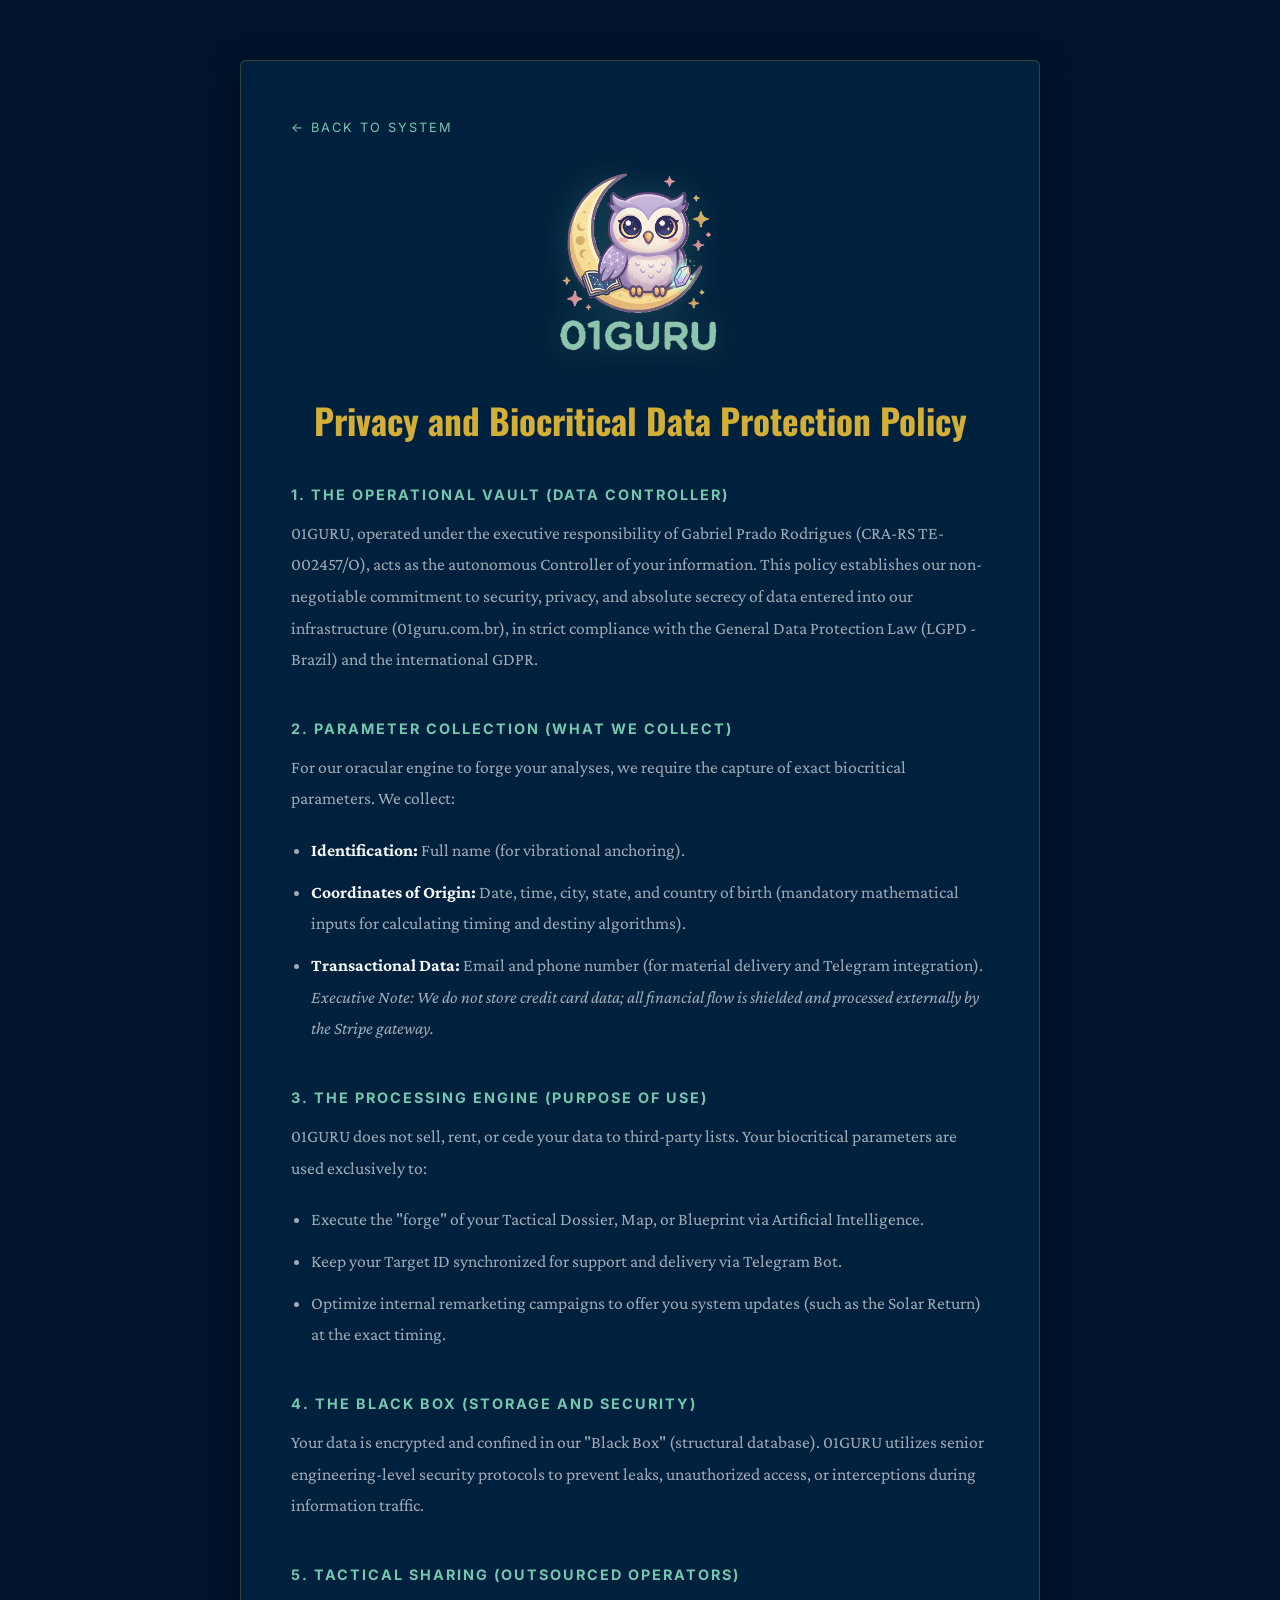
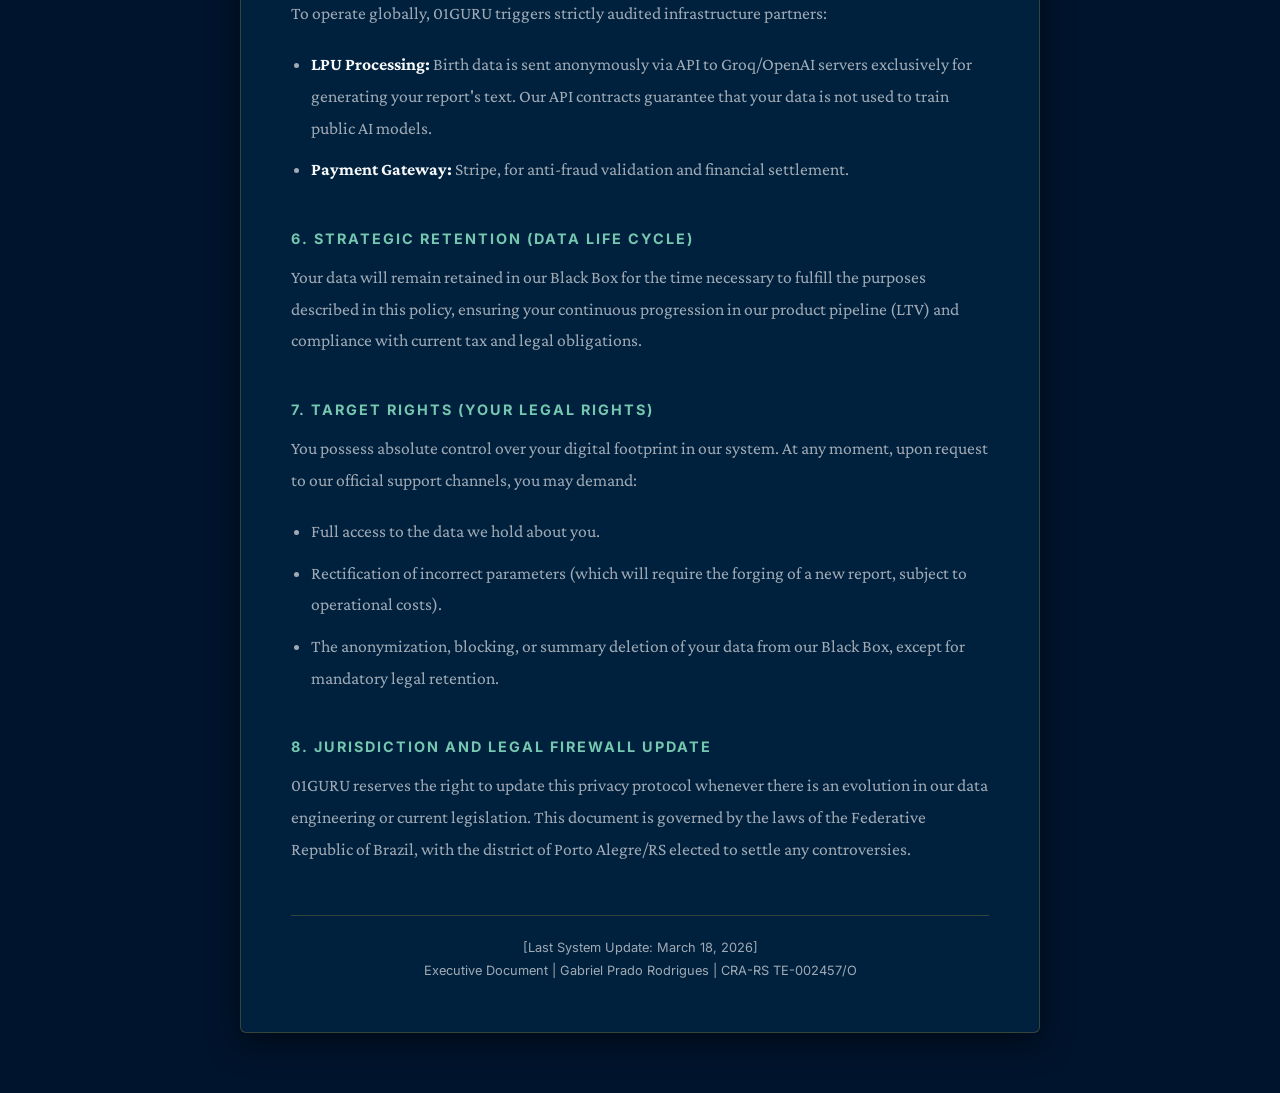
<file: privacy-en.html>
<!DOCTYPE html>
<html lang="en">
<head>
<!-- Google Tag Manager -->
<script>
    (function(w,d,s,l,i){w[l]=w[l]||[];w[l].push({'gtm.start':
    new Date().getTime(),event:'gtm.js'});var f=d.getElementsByTagName(s)[0],
    j=d.createElement(s),dl=l!='dataLayer'?'&l='+l:'';j.async=true;j.src=
    'https://www.googletagmanager.com/gtm.js?id='+i+dl;f.parentNode.insertBefore(j,f);
    })(window,document,'script','dataLayer','GTM-WQ748VNG');
</script>
<!-- End Google Tag Manager -->
<meta charset="UTF-8">
<meta name="viewport" content="width=device-width, initial-scale=1.0">
<meta name="facebook-domain-verification" content="tem7hxkwry57qgcxn9azgc35avv897" />
<title>01GURU | Privacy Policy</title>
<link rel="icon" type="image/png" href="./logo.png">
<link href="https://fonts.googleapis.com/css2?family=Oswald:wght@400;500;700&family=Crimson+Pro:ital,wght@0,400;0,600;1,400&family=Inter:wght@300;400;600;800&display=swap" rel="stylesheet">
<style>
:root{--bg:#00142D;--panel:#00213D;--gold:#D4AF37;--mint:#76C7B0;--light:#F8F9FA;--muted:#A0AAB5;--bgold:rgba(212,175,55,0.25);--fh:'Oswald',sans-serif;--fb:'Crimson Pro',serif;--fu:'Inter',sans-serif}
*,*::before,*::after{margin:0;padding:0;box-sizing:border-box}
body{background:var(--bg);color:var(--light);font-family:var(--fb);font-size:1.1rem;line-height:1.8;}
.legal-container{max-width: 800px; margin: 60px auto; padding: 50px; background: var(--panel); border: 1px solid var(--bgold); border-radius: 6px; box-shadow: 0 10px 30px rgba(0,0,0,0.5);}
.header-logo {text-align: center; margin-bottom: 30px;}
.header-logo img {width: 120px; filter: drop-shadow(0 0 15px rgba(118,199,176,0.2));}
h1 {font-family: var(--fh); color: var(--gold); font-size: 2.2rem; text-align: center; margin-bottom: 40px; line-height: 1.2;}
h2 {font-family: var(--fu); color: var(--mint); font-size: 0.9rem; text-transform: uppercase; letter-spacing: 2px; margin-top: 40px; margin-bottom: 10px;}
p, ul {margin-bottom: 20px; color: var(--muted);}
ul {padding-left: 20px;}
li {margin-bottom: 10px;}
strong {color: var(--light);}
.btn-voltar {display: inline-block; margin-bottom: 30px; color: var(--mint); text-decoration: none; font-family: var(--fu); font-size: 0.8rem; text-transform: uppercase; letter-spacing: 2px; transition: color 0.3s;}
.btn-voltar:hover {color: var(--gold);}
.doc-footer {margin-top: 50px; padding-top: 20px; border-top: 1px solid var(--bgold); font-family: var(--fu); font-size: 0.8rem; color: var(--muted); text-align: center;}
@media(max-width:700px){.legal-container{margin: 20px; padding: 30px;}}
</style>
<style>
  body {
    -webkit-user-select: none;
    -moz-user-select: none;
    -ms-user-select: none;
    user-select: none;
  }
</style>
<script>
// Bloqueia o botão direito do mouse
  document.addEventListener('contextmenu', event => event.preventDefault());
  
// Bloqueia atalhos de desenvolvedor e cópia
  document.addEventListener('keydown', function(e) {
    if(e.key === 'F12') { e.preventDefault(); return false; }
    if(e.ctrlKey && e.shiftKey && (e.key === 'I' || e.key === 'i' || e.key === 'J' || e.key === 'j' || e.key === 'C' || e.key === 'c')) { e.preventDefault(); return false; }
    if(e.ctrlKey && (e.key === 'U' || e.key === 'u' || e.key === 'C' || e.key === 'c')) { e.preventDefault(); return false; }
    if(e.key === 'PrintScreen') { 
        navigator.clipboard.writeText('Conteúdo protegido pela Inteligência 01GURU.');
        alert('Acesso Restrito: Captura de tela interceptada pelo Firewall.'); 
        e.preventDefault(); return false; 
    }
  });
</script>
</head>
<body>

<div class="legal-container">
    <a href="./index.html" class="btn-voltar">← Back to System</a>
    
    <div class="header-logo"><img src="./logo.png" alt="01GURU" style="width: 100%; max-width: 180px; height: auto;"></div>
    <h1>Privacy and Biocritical Data Protection Policy</h1>
    
    <h2>1. The Operational Vault (Data Controller)</h2>
    <p>01GURU, operated under the executive responsibility of Gabriel Prado Rodrigues (CRA-RS TE-002457/O), acts as the autonomous Controller of your information. This policy establishes our non-negotiable commitment to security, privacy, and absolute secrecy of data entered into our infrastructure (01guru.com.br), in strict compliance with the General Data Protection Law (LGPD - Brazil) and the international GDPR.</p>

    <h2>2. Parameter Collection (What we collect)</h2>
    <p>For our oracular engine to forge your analyses, we require the capture of exact biocritical parameters. We collect:</p>
    <ul>
        <li><strong>Identification:</strong> Full name (for vibrational anchoring).</li>
        <li><strong>Coordinates of Origin:</strong> Date, time, city, state, and country of birth (mandatory mathematical inputs for calculating timing and destiny algorithms).</li>
        <li><strong>Transactional Data:</strong> Email and phone number (for material delivery and Telegram integration). <em>Executive Note: We do not store credit card data; all financial flow is shielded and processed externally by the Stripe gateway.</em></li>
    </ul>

    <h2>3. The Processing Engine (Purpose of Use)</h2>
    <p>01GURU does not sell, rent, or cede your data to third-party lists. Your biocritical parameters are used exclusively to:</p>
    <ul>
        <li>Execute the "forge" of your Tactical Dossier, Map, or Blueprint via Artificial Intelligence.</li>
        <li>Keep your Target ID synchronized for support and delivery via Telegram Bot.</li>
        <li>Optimize internal remarketing campaigns to offer you system updates (such as the Solar Return) at the exact timing.</li>
    </ul>

    <h2>4. The Black Box (Storage and Security)</h2>
    <p>Your data is encrypted and confined in our "Black Box" (structural database). 01GURU utilizes senior engineering-level security protocols to prevent leaks, unauthorized access, or interceptions during information traffic.</p>

    <h2>5. Tactical Sharing (Outsourced Operators)</h2>
    <p>To operate globally, 01GURU triggers strictly audited infrastructure partners:</p>
    <ul>
        <li><strong>LPU Processing:</strong> Birth data is sent anonymously via API to Groq/OpenAI servers exclusively for generating your report's text. Our API contracts guarantee that your data is not used to train public AI models.</li>
        <li><strong>Payment Gateway:</strong> Stripe, for anti-fraud validation and financial settlement.</li>
    </ul>

    <h2>6. Strategic Retention (Data Life Cycle)</h2>
    <p>Your data will remain retained in our Black Box for the time necessary to fulfill the purposes described in this policy, ensuring your continuous progression in our product pipeline (LTV) and compliance with current tax and legal obligations.</p>

    <h2>7. Target Rights (Your Legal Rights)</h2>
    <p>You possess absolute control over your digital footprint in our system. At any moment, upon request to our official support channels, you may demand:</p>
    <ul>
        <li>Full access to the data we hold about you.</li>
        <li>Rectification of incorrect parameters (which will require the forging of a new report, subject to operational costs).</li>
        <li>The anonymization, blocking, or summary deletion of your data from our Black Box, except for mandatory legal retention.</li>
    </ul>

    <h2>8. Jurisdiction and Legal Firewall Update</h2>
    <p>01GURU reserves the right to update this privacy protocol whenever there is an evolution in our data engineering or current legislation. This document is governed by the laws of the Federative Republic of Brazil, with the district of Porto Alegre/RS elected to settle any controversies.</p>

    <div class="doc-footer">
        [Last System Update: March 18, 2026]<br>
        Executive Document | Gabriel Prado Rodrigues | CRA-RS TE-002457/O
    </div>
</div>

</body>
</html>
</file>
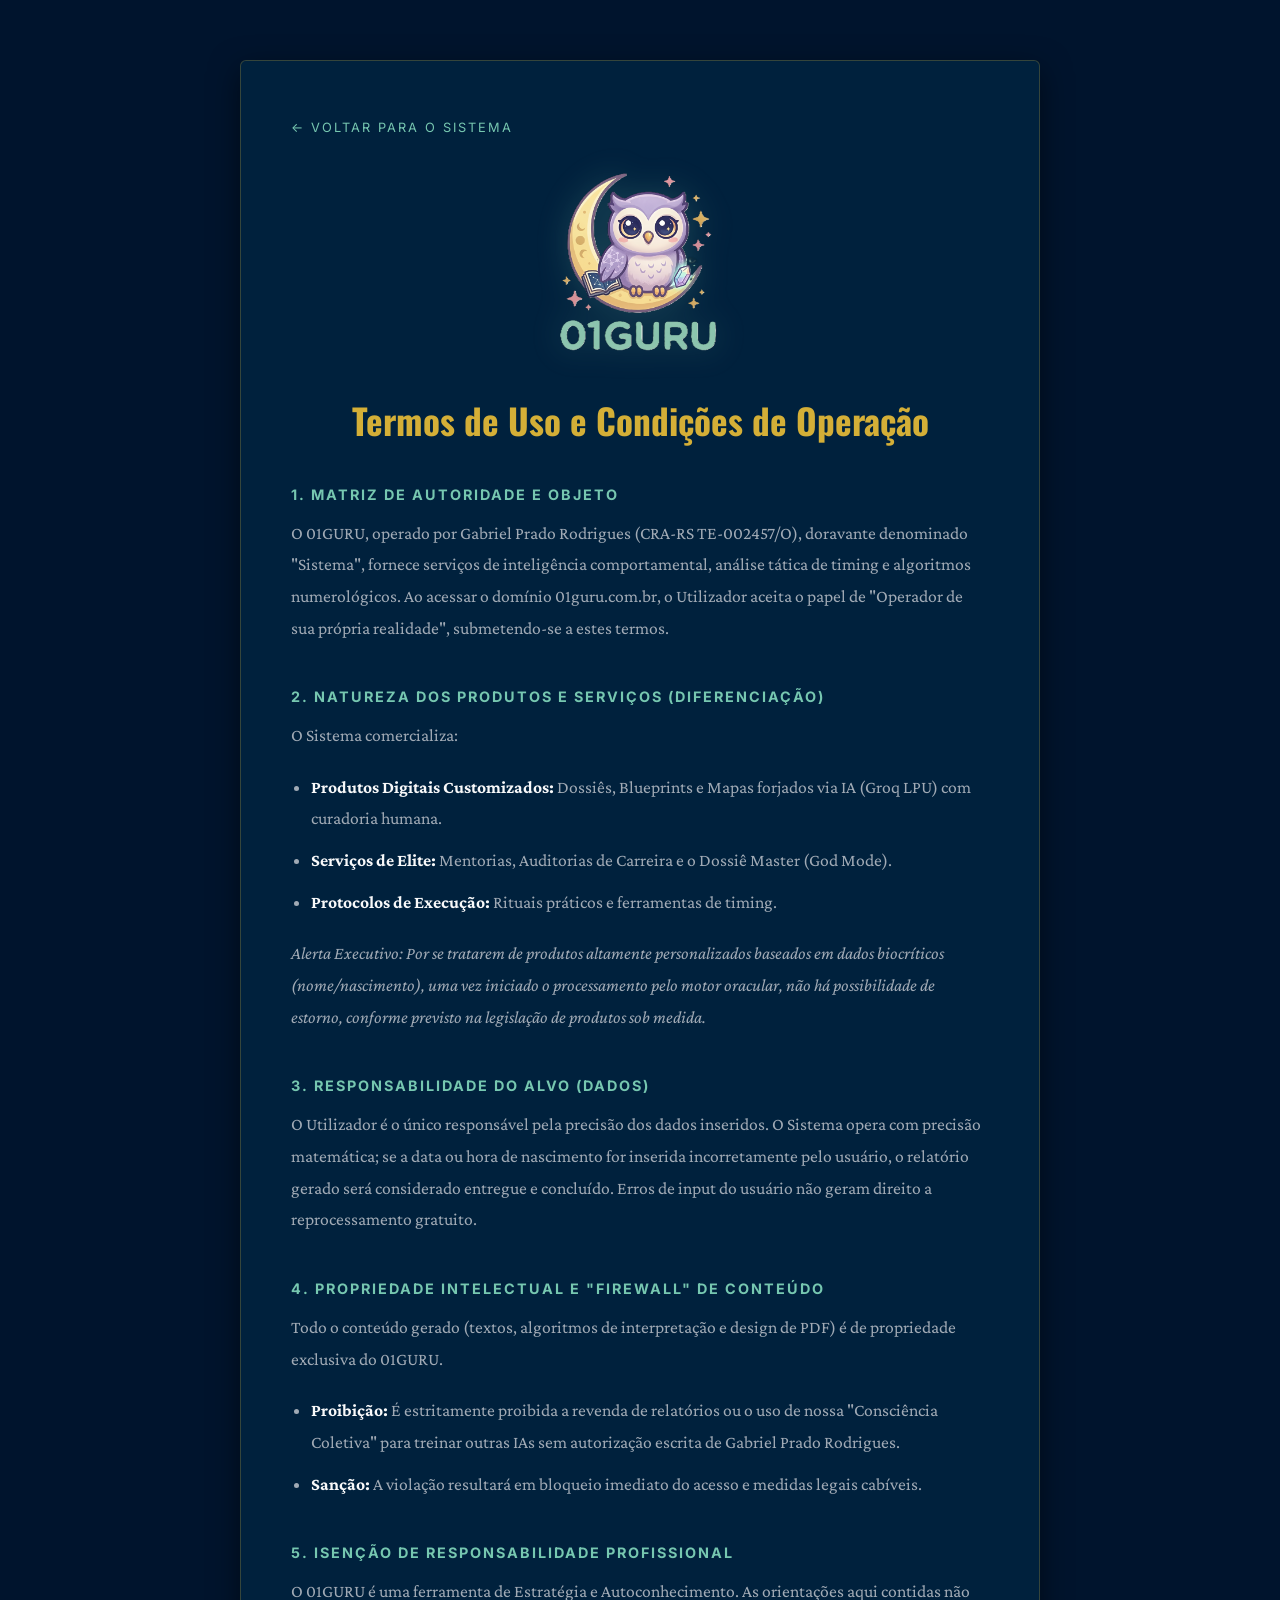
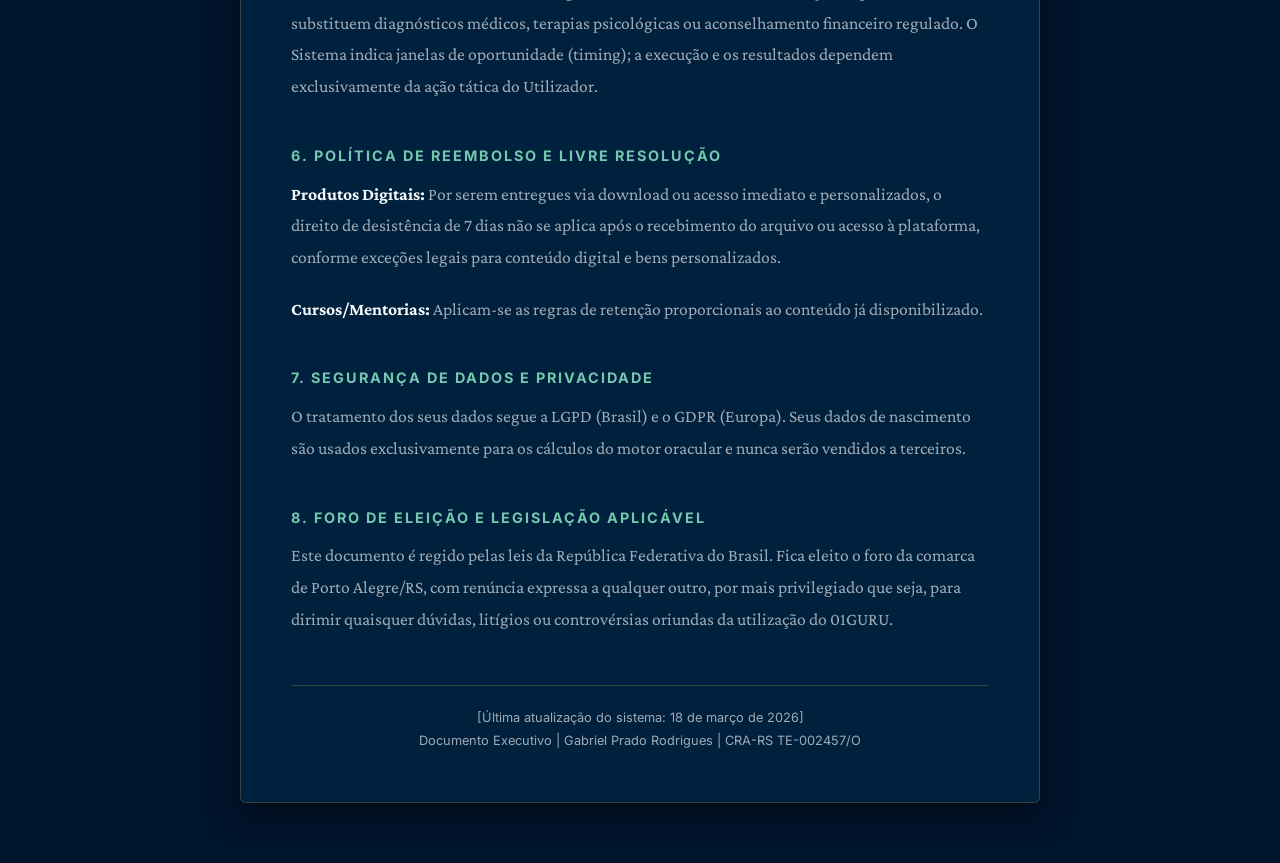
<file: termos.html>
<!DOCTYPE html>
<html lang="pt-BR">
<head>
<!-- Google Tag Manager -->
<script>
    (function(w,d,s,l,i){w[l]=w[l]||[];w[l].push({'gtm.start':
    new Date().getTime(),event:'gtm.js'});var f=d.getElementsByTagName(s)[0],
    j=d.createElement(s),dl=l!='dataLayer'?'&l='+l:'';j.async=true;j.src=
    'https://www.googletagmanager.com/gtm.js?id='+i+dl;f.parentNode.insertBefore(j,f);
    })(window,document,'script','dataLayer','GTM-WQ748VNG');
</script>
<!-- End Google Tag Manager -->
<meta charset="UTF-8">
<meta name="viewport" content="width=device-width, initial-scale=1.0">
<meta name="facebook-domain-verification" content="tem7hxkwry57qgcxn9azgc35avv897" />
<title>01GURU | Termos de Uso</title>
<link rel="icon" type="image/png" href="./logo.png">
<link href="https://fonts.googleapis.com/css2?family=Oswald:wght@400;500;700&family=Crimson+Pro:ital,wght@0,400;0,600;1,400&family=Inter:wght@300;400;600;800&display=swap" rel="stylesheet">
<style>
:root{--bg:#00142D;--panel:#00213D;--gold:#D4AF37;--mint:#76C7B0;--light:#F8F9FA;--muted:#A0AAB5;--bgold:rgba(212,175,55,0.25);--fh:'Oswald',sans-serif;--fb:'Crimson Pro',serif;--fu:'Inter',sans-serif}
*,*::before,*::after{margin:0;padding:0;box-sizing:border-box}
body{background:var(--bg);color:var(--light);font-family:var(--fb);font-size:1.1rem;line-height:1.8;}
.legal-container{max-width: 800px; margin: 60px auto; padding: 50px; background: var(--panel); border: 1px solid var(--bgold); border-radius: 6px; box-shadow: 0 10px 30px rgba(0,0,0,0.5);}
.header-logo {text-align: center; margin-bottom: 30px;}
.header-logo img {width: 120px; filter: drop-shadow(0 0 15px rgba(118,199,176,0.2));}
h1 {font-family: var(--fh); color: var(--gold); font-size: 2.2rem; text-align: center; margin-bottom: 40px; line-height: 1.2;}
h2 {font-family: var(--fu); color: var(--mint); font-size: 0.9rem; text-transform: uppercase; letter-spacing: 2px; margin-top: 40px; margin-bottom: 10px;}
p, ul {margin-bottom: 20px; color: var(--muted);}
ul {padding-left: 20px;}
li {margin-bottom: 10px;}
strong {color: var(--light);}
.btn-voltar {display: inline-block; margin-bottom: 30px; color: var(--mint); text-decoration: none; font-family: var(--fu); font-size: 0.8rem; text-transform: uppercase; letter-spacing: 2px; transition: color 0.3s;}
.btn-voltar:hover {color: var(--gold);}
.doc-footer {margin-top: 50px; padding-top: 20px; border-top: 1px solid var(--bgold); font-family: var(--fu); font-size: 0.8rem; color: var(--muted); text-align: center;}
@media(max-width:700px){.legal-container{margin: 20px; padding: 30px;}}
</style>
<style>
  body {
    -webkit-user-select: none;
    -moz-user-select: none;
    -ms-user-select: none;
    user-select: none;
  }
</style>
<script>
// Bloqueia o botão direito do mouse
  document.addEventListener('contextmenu', event => event.preventDefault());
  
// Bloqueia atalhos de desenvolvedor e cópia
  document.addEventListener('keydown', function(e) {
    if(e.key === 'F12') { e.preventDefault(); return false; }
    if(e.ctrlKey && e.shiftKey && (e.key === 'I' || e.key === 'i' || e.key === 'J' || e.key === 'j' || e.key === 'C' || e.key === 'c')) { e.preventDefault(); return false; }
    if(e.ctrlKey && (e.key === 'U' || e.key === 'u' || e.key === 'C' || e.key === 'c')) { e.preventDefault(); return false; }
    if(e.key === 'PrintScreen') { 
        navigator.clipboard.writeText('Conteúdo protegido pela Inteligência 01GURU.');
        alert('Acesso Restrito: Captura de tela interceptada pelo Firewall.'); 
        e.preventDefault(); return false; 
    }
  });
</script>
</head>
<body>

<div class="legal-container">
    <a href="./index.html" class="btn-voltar">← Voltar para o Sistema</a>
    
    <div class="header-logo"><img src="./logo.png" alt="01GURU" style="width: 100%; max-width: 180px; height: auto;"></div>
    <h1>Termos de Uso e Condições de Operação</h1>
    
    <h2>1. Matriz de Autoridade e Objeto</h2>
    <p>O 01GURU, operado por Gabriel Prado Rodrigues (CRA-RS TE-002457/O), doravante denominado "Sistema", fornece serviços de inteligência comportamental, análise tática de timing e algoritmos numerológicos. Ao acessar o domínio 01guru.com.br, o Utilizador aceita o papel de "Operador de sua própria realidade", submetendo-se a estes termos.</p>

    <h2>2. Natureza dos Produtos e Serviços (Diferenciação)</h2>
    <p>O Sistema comercializa:</p>
    <ul>
        <li><strong>Produtos Digitais Customizados:</strong> Dossiês, Blueprints e Mapas forjados via IA (Groq LPU) com curadoria humana.</li>
        <li><strong>Serviços de Elite:</strong> Mentorias, Auditorias de Carreira e o Dossiê Master (God Mode).</li>
        <li><strong>Protocolos de Execução:</strong> Rituais práticos e ferramentas de timing.</li>
    </ul>
    <p><em>Alerta Executivo: Por se tratarem de produtos altamente personalizados baseados em dados biocríticos (nome/nascimento), uma vez iniciado o processamento pelo motor oracular, não há possibilidade de estorno, conforme previsto na legislação de produtos sob medida.</em></p>

    <h2>3. Responsabilidade do Alvo (Dados)</h2>
    <p>O Utilizador é o único responsável pela precisão dos dados inseridos. O Sistema opera com precisão matemática; se a data ou hora de nascimento for inserida incorretamente pelo usuário, o relatório gerado será considerado entregue e concluído. Erros de input do usuário não geram direito a reprocessamento gratuito.</p>

    <h2>4. Propriedade Intelectual e "Firewall" de Conteúdo</h2>
    <p>Todo o conteúdo gerado (textos, algoritmos de interpretação e design de PDF) é de propriedade exclusiva do 01GURU.</p>
    <ul>
        <li><strong>Proibição:</strong> É estritamente proibida a revenda de relatórios ou o uso de nossa "Consciência Coletiva" para treinar outras IAs sem autorização escrita de Gabriel Prado Rodrigues.</li>
        <li><strong>Sanção:</strong> A violação resultará em bloqueio imediato do acesso e medidas legais cabíveis.</li>
    </ul>

    <h2>5. Isenção de Responsabilidade Profissional</h2>
    <p>O 01GURU é uma ferramenta de Estratégia e Autoconhecimento. As orientações aqui contidas não substituem diagnósticos médicos, terapias psicológicas ou aconselhamento financeiro regulado. O Sistema indica janelas de oportunidade (timing); a execução e os resultados dependem exclusivamente da ação tática do Utilizador.</p>

    <h2>6. Política de Reembolso e Livre Resolução</h2>
    <p><strong>Produtos Digitais:</strong> Por serem entregues via download ou acesso imediato e personalizados, o direito de desistência de 7 dias não se aplica após o recebimento do arquivo ou acesso à plataforma, conforme exceções legais para conteúdo digital e bens personalizados.</p>
    <p><strong>Cursos/Mentorias:</strong> Aplicam-se as regras de retenção proporcionais ao conteúdo já disponibilizado.</p>

    <h2>7. Segurança de Dados e Privacidade</h2>
    <p>O tratamento dos seus dados segue a LGPD (Brasil) e o GDPR (Europa). Seus dados de nascimento são usados exclusivamente para os cálculos do motor oracular e nunca serão vendidos a terceiros.</p>

    <h2>8. Foro de Eleição e Legislação Aplicável</h2>
    <p>Este documento é regido pelas leis da República Federativa do Brasil. Fica eleito o foro da comarca de Porto Alegre/RS, com renúncia expressa a qualquer outro, por mais privilegiado que seja, para dirimir quaisquer dúvidas, litígios ou controvérsias oriundas da utilização do 01GURU.</p>

    <div class="doc-footer">
        [Última atualização do sistema: 18 de março de 2026]<br>
        Documento Executivo | Gabriel Prado Rodrigues | CRA-RS TE-002457/O
    </div>
</div>

</body>
</html>
</file>
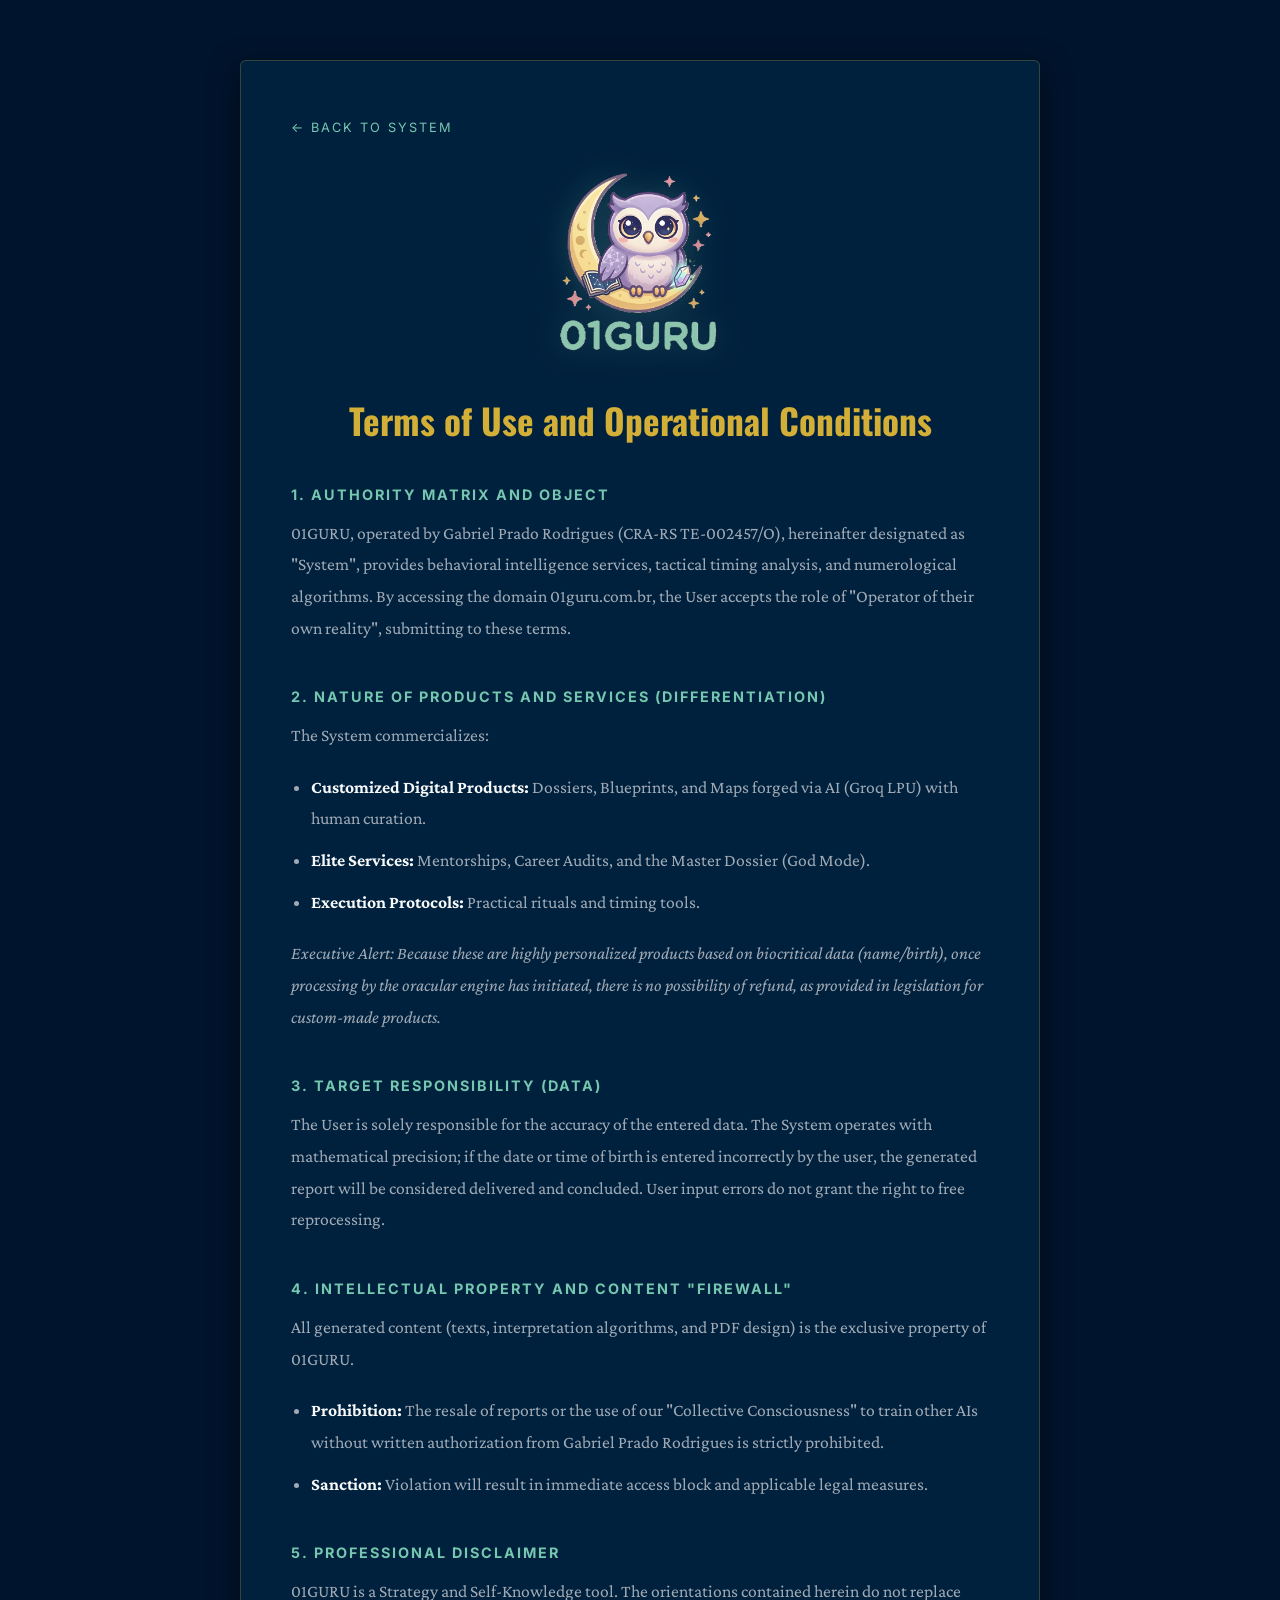
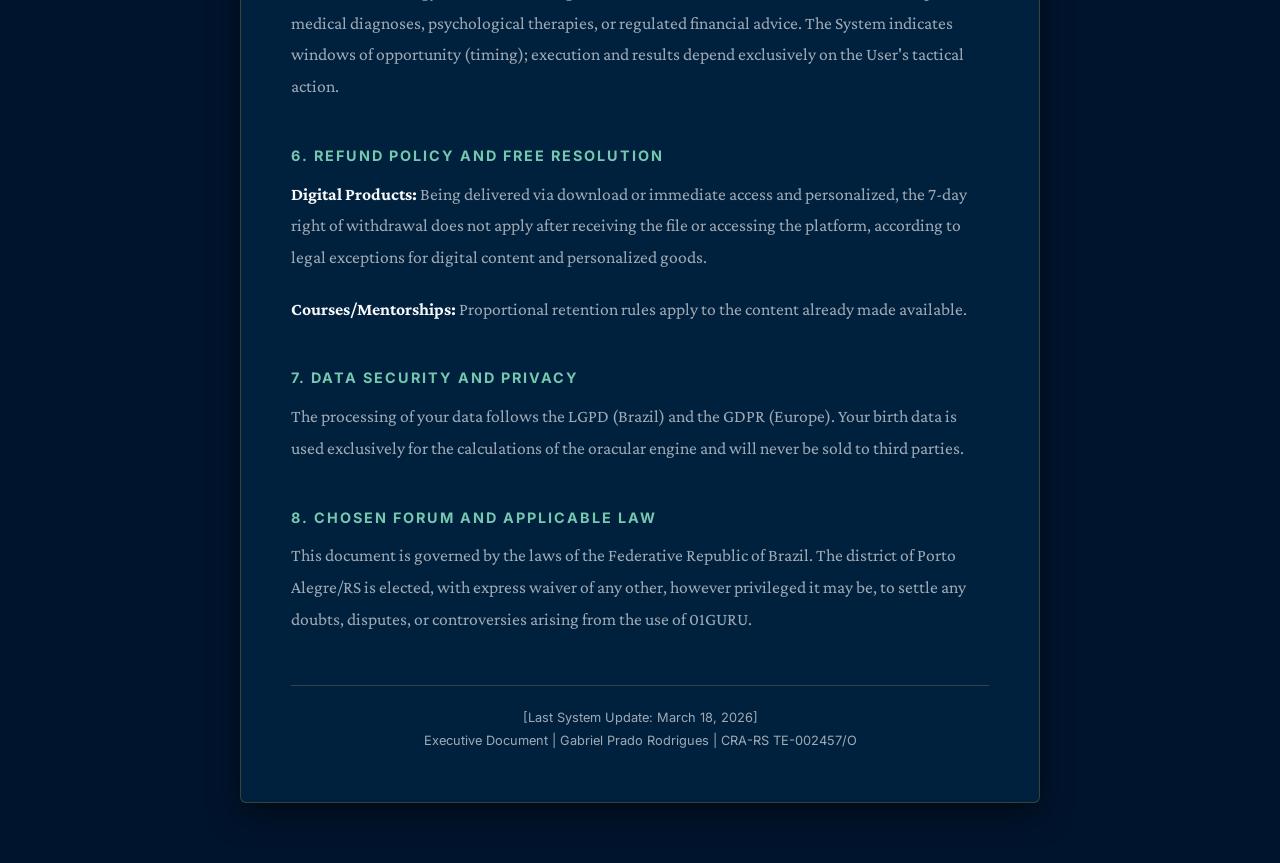
<file: terms-en.html>
<!DOCTYPE html>
<html lang="en">
<head>
<!-- Google Tag Manager -->
<script>
    (function(w,d,s,l,i){w[l]=w[l]||[];w[l].push({'gtm.start':
    new Date().getTime(),event:'gtm.js'});var f=d.getElementsByTagName(s)[0],
    j=d.createElement(s),dl=l!='dataLayer'?'&l='+l:'';j.async=true;j.src=
    'https://www.googletagmanager.com/gtm.js?id='+i+dl;f.parentNode.insertBefore(j,f);
    })(window,document,'script','dataLayer','GTM-WQ748VNG');
</script>
<!-- End Google Tag Manager -->
<meta charset="UTF-8">
<meta name="viewport" content="width=device-width, initial-scale=1.0">
<meta name="facebook-domain-verification" content="tem7hxkwry57qgcxn9azgc35avv897" />
<title>01GURU | Terms of Use</title>
<link rel="icon" type="image/png" href="./logo.png">
<link href="https://fonts.googleapis.com/css2?family=Oswald:wght@400;500;700&family=Crimson+Pro:ital,wght@0,400;0,600;1,400&family=Inter:wght@300;400;600;800&display=swap" rel="stylesheet">
<style>
:root{--bg:#00142D;--panel:#00213D;--gold:#D4AF37;--mint:#76C7B0;--light:#F8F9FA;--muted:#A0AAB5;--bgold:rgba(212,175,55,0.25);--fh:'Oswald',sans-serif;--fb:'Crimson Pro',serif;--fu:'Inter',sans-serif}
*,*::before,*::after{margin:0;padding:0;box-sizing:border-box}
body{background:var(--bg);color:var(--light);font-family:var(--fb);font-size:1.1rem;line-height:1.8;}
.legal-container{max-width: 800px; margin: 60px auto; padding: 50px; background: var(--panel); border: 1px solid var(--bgold); border-radius: 6px; box-shadow: 0 10px 30px rgba(0,0,0,0.5);}
.header-logo {text-align: center; margin-bottom: 30px;}
.header-logo img {width: 120px; filter: drop-shadow(0 0 15px rgba(118,199,176,0.2));}
h1 {font-family: var(--fh); color: var(--gold); font-size: 2.2rem; text-align: center; margin-bottom: 40px; line-height: 1.2;}
h2 {font-family: var(--fu); color: var(--mint); font-size: 0.9rem; text-transform: uppercase; letter-spacing: 2px; margin-top: 40px; margin-bottom: 10px;}
p, ul {margin-bottom: 20px; color: var(--muted);}
ul {padding-left: 20px;}
li {margin-bottom: 10px;}
strong {color: var(--light);}
.btn-voltar {display: inline-block; margin-bottom: 30px; color: var(--mint); text-decoration: none; font-family: var(--fu); font-size: 0.8rem; text-transform: uppercase; letter-spacing: 2px; transition: color 0.3s;}
.btn-voltar:hover {color: var(--gold);}
.doc-footer {margin-top: 50px; padding-top: 20px; border-top: 1px solid var(--bgold); font-family: var(--fu); font-size: 0.8rem; color: var(--muted); text-align: center;}
@media(max-width:700px){.legal-container{margin: 20px; padding: 30px;}}
</style>
<style>
  body {
    -webkit-user-select: none;
    -moz-user-select: none;
    -ms-user-select: none;
    user-select: none;
  }
</style>
<script>
// Bloqueia o botão direito do mouse
  document.addEventListener('contextmenu', event => event.preventDefault());
  
// Bloqueia atalhos de desenvolvedor e cópia
  document.addEventListener('keydown', function(e) {
    if(e.key === 'F12') { e.preventDefault(); return false; }
    if(e.ctrlKey && e.shiftKey && (e.key === 'I' || e.key === 'i' || e.key === 'J' || e.key === 'j' || e.key === 'C' || e.key === 'c')) { e.preventDefault(); return false; }
    if(e.ctrlKey && (e.key === 'U' || e.key === 'u' || e.key === 'C' || e.key === 'c')) { e.preventDefault(); return false; }
    if(e.key === 'PrintScreen') { 
        navigator.clipboard.writeText('Conteúdo protegido pela Inteligência 01GURU.');
        alert('Acesso Restrito: Captura de tela interceptada pelo Firewall.'); 
        e.preventDefault(); return false; 
    }
  });
</script>
</head>
<body>

<div class="legal-container">
    <a href="./index.html" class="btn-voltar">← Back to System</a>
    
    <div class="header-logo"><img src="./logo.png" alt="01GURU" style="width: 100%; max-width: 180px; height: auto;"></div>
    <h1>Terms of Use and Operational Conditions</h1>
    
    <h2>1. Authority Matrix and Object</h2>
    <p>01GURU, operated by Gabriel Prado Rodrigues (CRA-RS TE-002457/O), hereinafter designated as "System", provides behavioral intelligence services, tactical timing analysis, and numerological algorithms. By accessing the domain 01guru.com.br, the User accepts the role of "Operator of their own reality", submitting to these terms.</p>

    <h2>2. Nature of Products and Services (Differentiation)</h2>
    <p>The System commercializes:</p>
    <ul>
        <li><strong>Customized Digital Products:</strong> Dossiers, Blueprints, and Maps forged via AI (Groq LPU) with human curation.</li>
        <li><strong>Elite Services:</strong> Mentorships, Career Audits, and the Master Dossier (God Mode).</li>
        <li><strong>Execution Protocols:</strong> Practical rituals and timing tools.</li>
    </ul>
    <p><em>Executive Alert: Because these are highly personalized products based on biocritical data (name/birth), once processing by the oracular engine has initiated, there is no possibility of refund, as provided in legislation for custom-made products.</em></p>

    <h2>3. Target Responsibility (Data)</h2>
    <p>The User is solely responsible for the accuracy of the entered data. The System operates with mathematical precision; if the date or time of birth is entered incorrectly by the user, the generated report will be considered delivered and concluded. User input errors do not grant the right to free reprocessing.</p>

    <h2>4. Intellectual Property and Content "Firewall"</h2>
    <p>All generated content (texts, interpretation algorithms, and PDF design) is the exclusive property of 01GURU.</p>
    <ul>
        <li><strong>Prohibition:</strong> The resale of reports or the use of our "Collective Consciousness" to train other AIs without written authorization from Gabriel Prado Rodrigues is strictly prohibited.</li>
        <li><strong>Sanction:</strong> Violation will result in immediate access block and applicable legal measures.</li>
    </ul>

    <h2>5. Professional Disclaimer</h2>
    <p>01GURU is a Strategy and Self-Knowledge tool. The orientations contained herein do not replace medical diagnoses, psychological therapies, or regulated financial advice. The System indicates windows of opportunity (timing); execution and results depend exclusively on the User's tactical action.</p>

    <h2>6. Refund Policy and Free Resolution</h2>
    <p><strong>Digital Products:</strong> Being delivered via download or immediate access and personalized, the 7-day right of withdrawal does not apply after receiving the file or accessing the platform, according to legal exceptions for digital content and personalized goods.</p>
    <p><strong>Courses/Mentorships:</strong> Proportional retention rules apply to the content already made available.</p>

    <h2>7. Data Security and Privacy</h2>
    <p>The processing of your data follows the LGPD (Brazil) and the GDPR (Europe). Your birth data is used exclusively for the calculations of the oracular engine and will never be sold to third parties.</p>

    <h2>8. Chosen Forum and Applicable Law</h2>
    <p>This document is governed by the laws of the Federative Republic of Brazil. The district of Porto Alegre/RS is elected, with express waiver of any other, however privileged it may be, to settle any doubts, disputes, or controversies arising from the use of 01GURU.</p>

    <div class="doc-footer">
        [Last System Update: March 18, 2026]<br>
        Executive Document | Gabriel Prado Rodrigues | CRA-RS TE-002457/O
    </div>
</div>

</body>
</html>
</file>
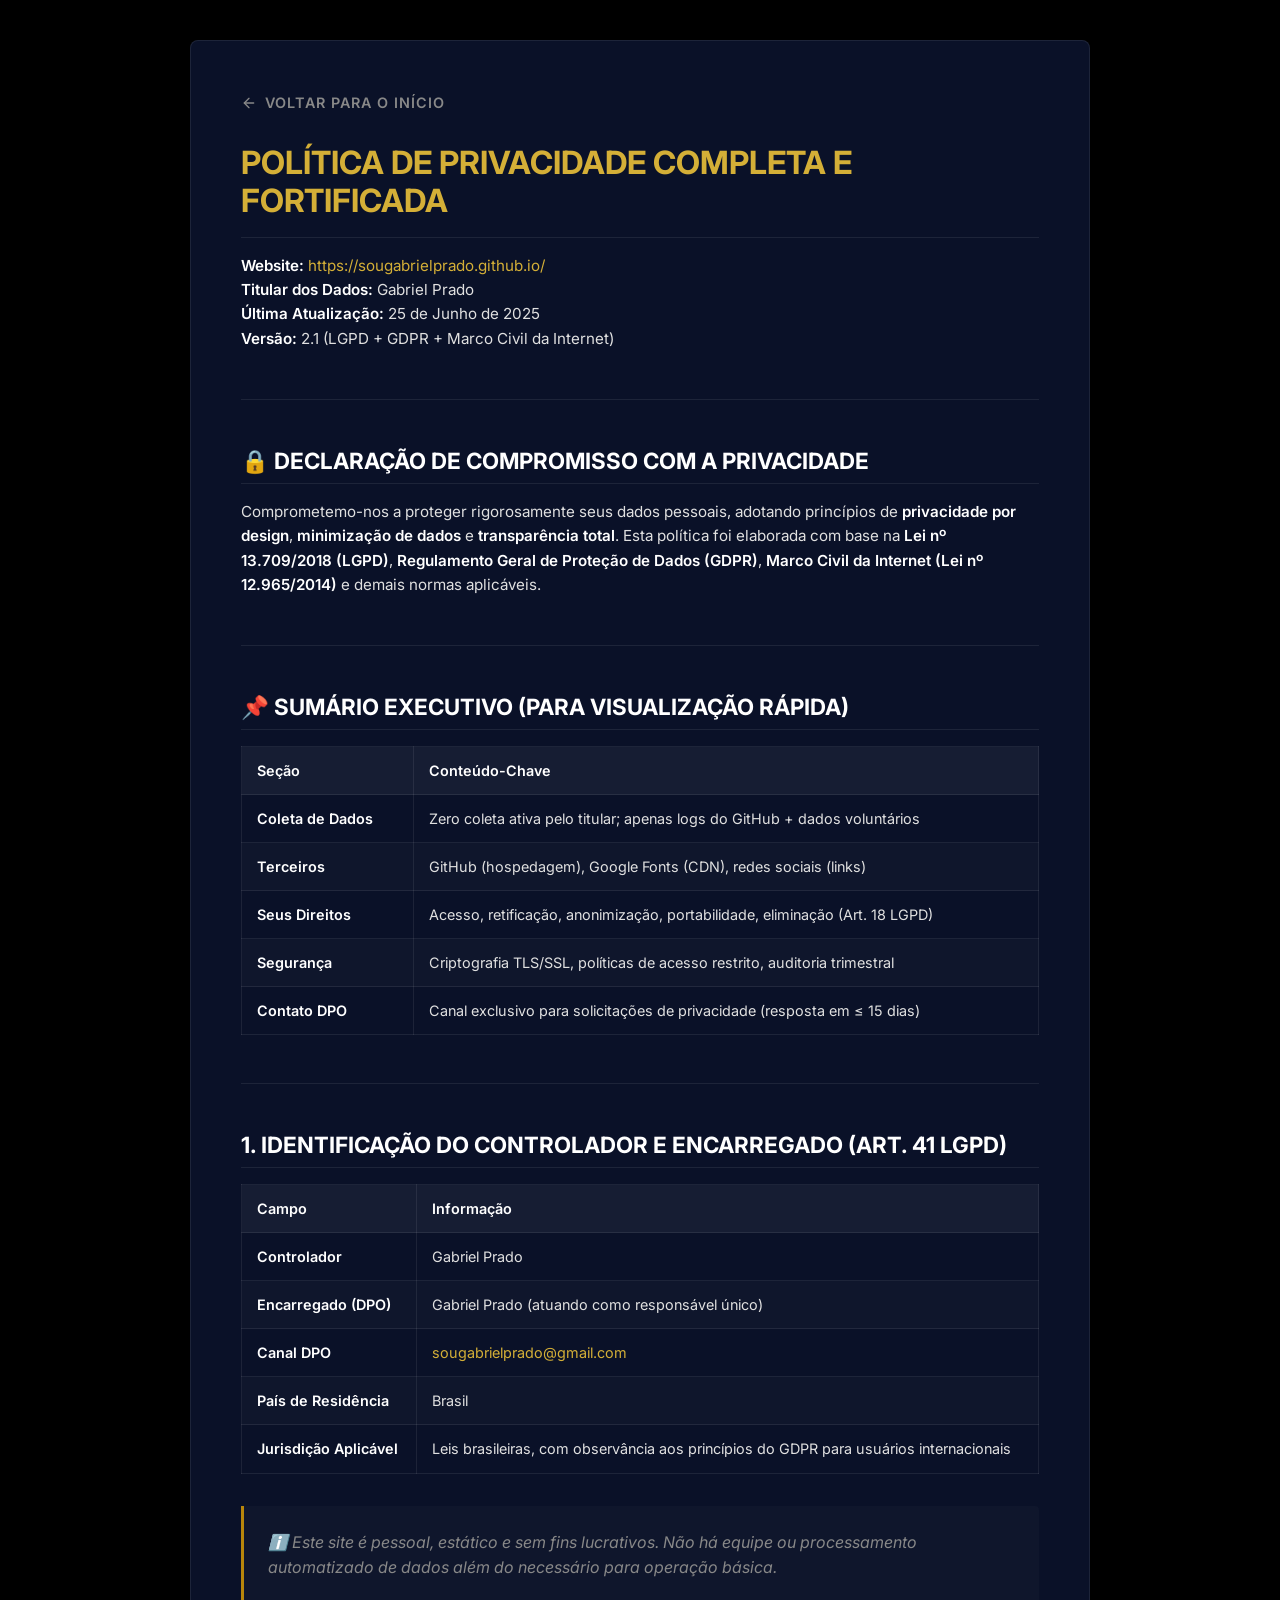
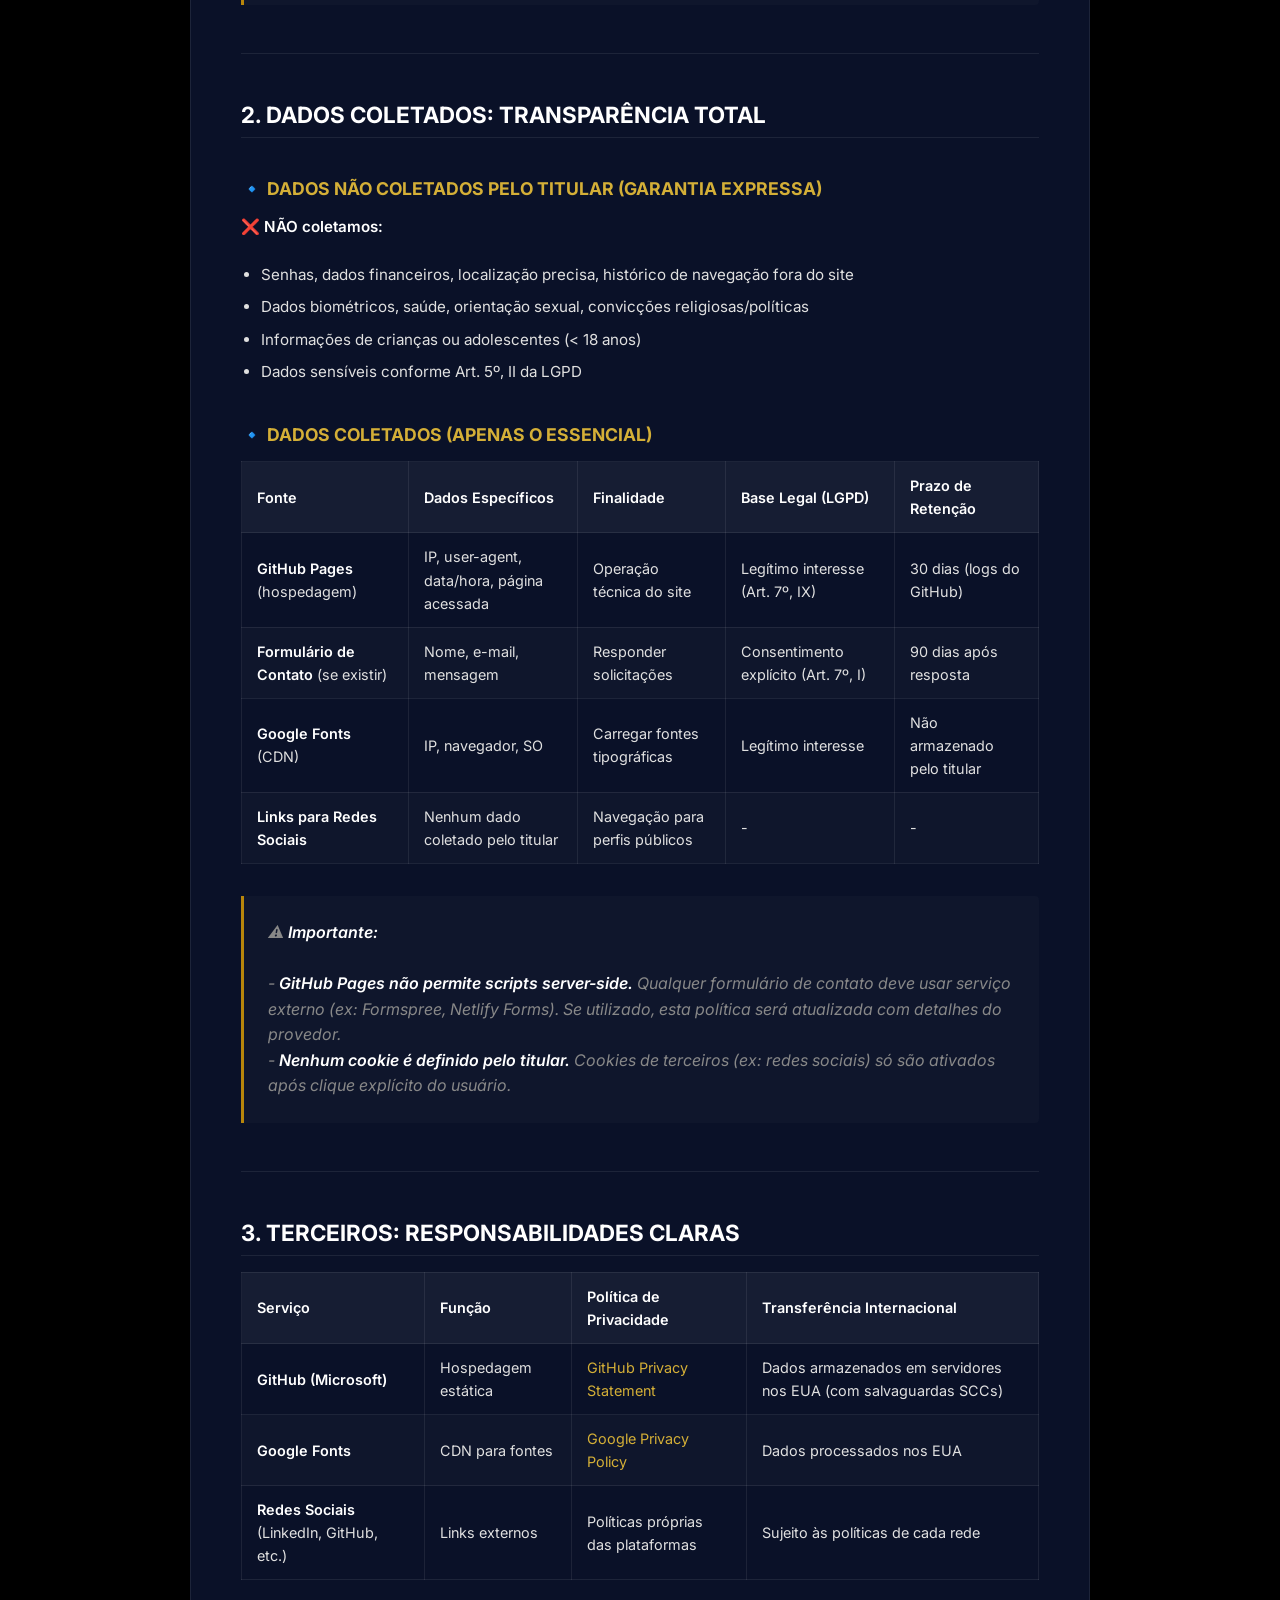
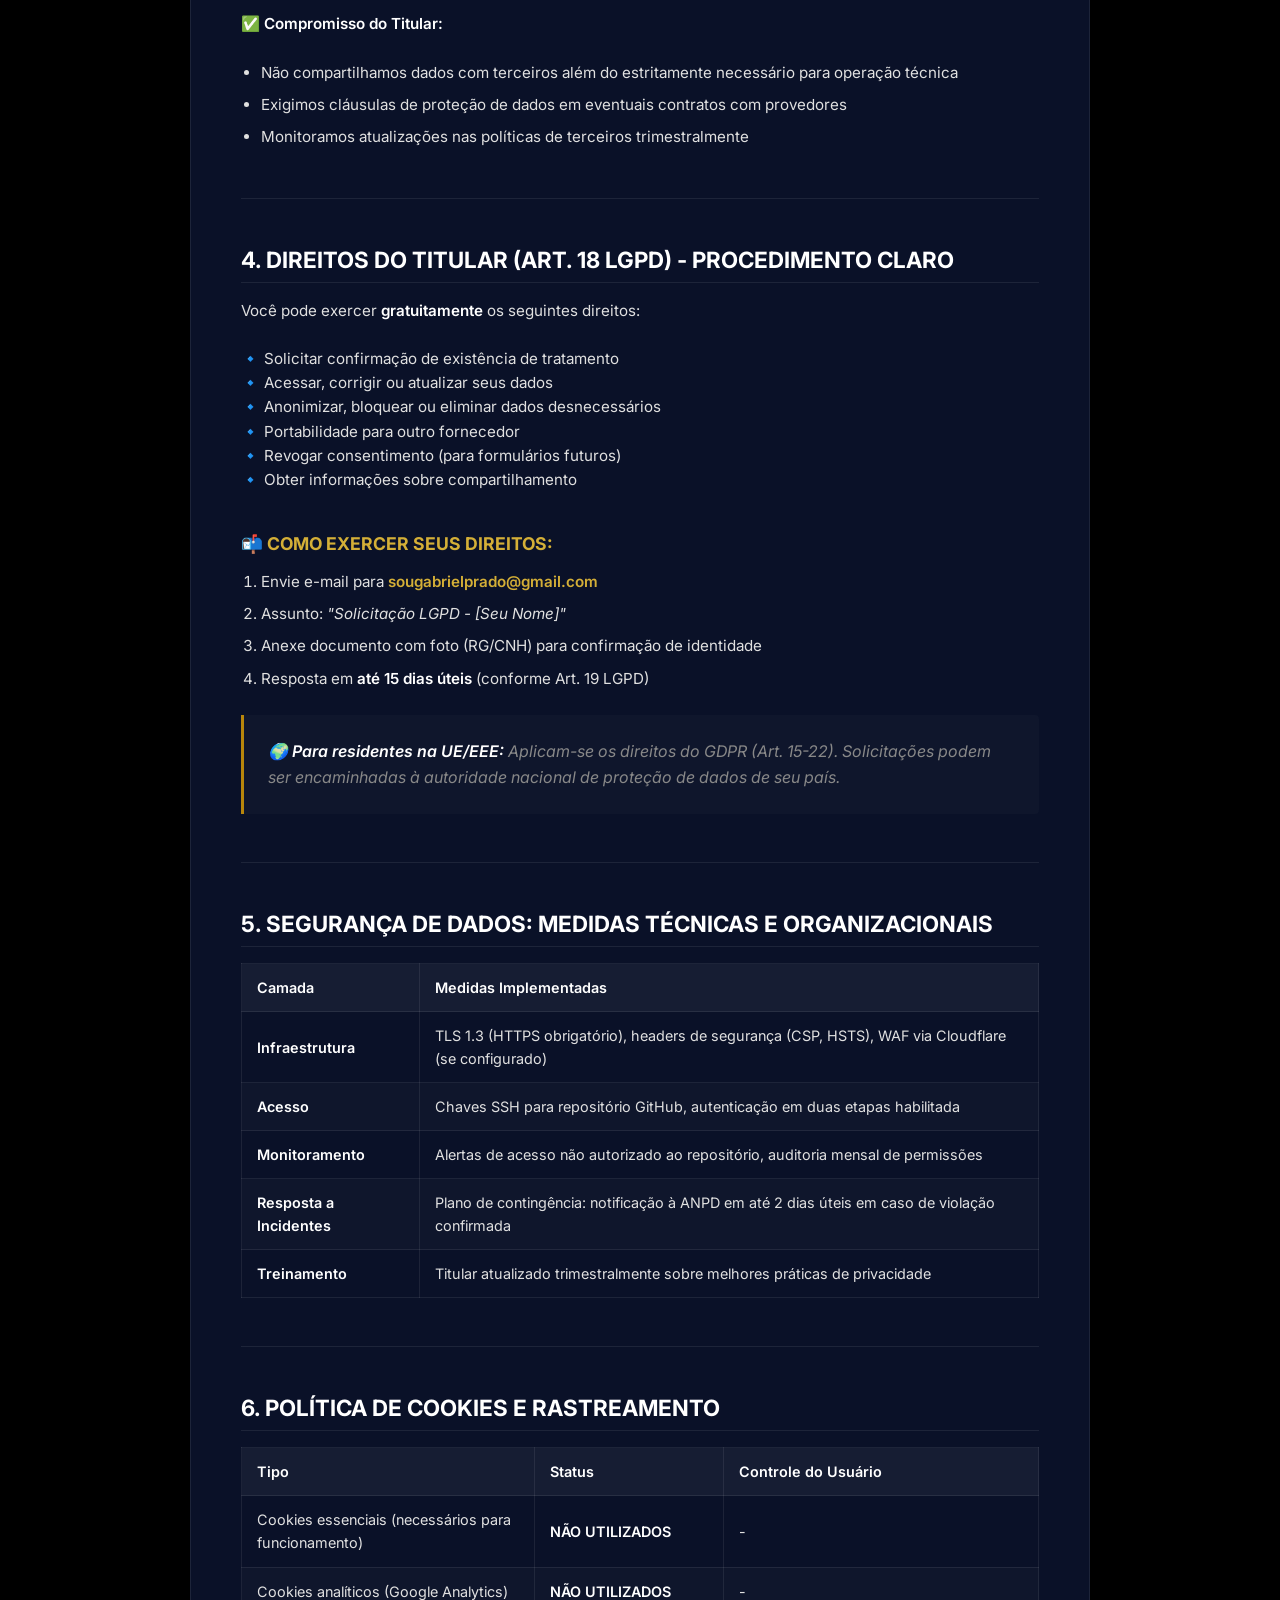
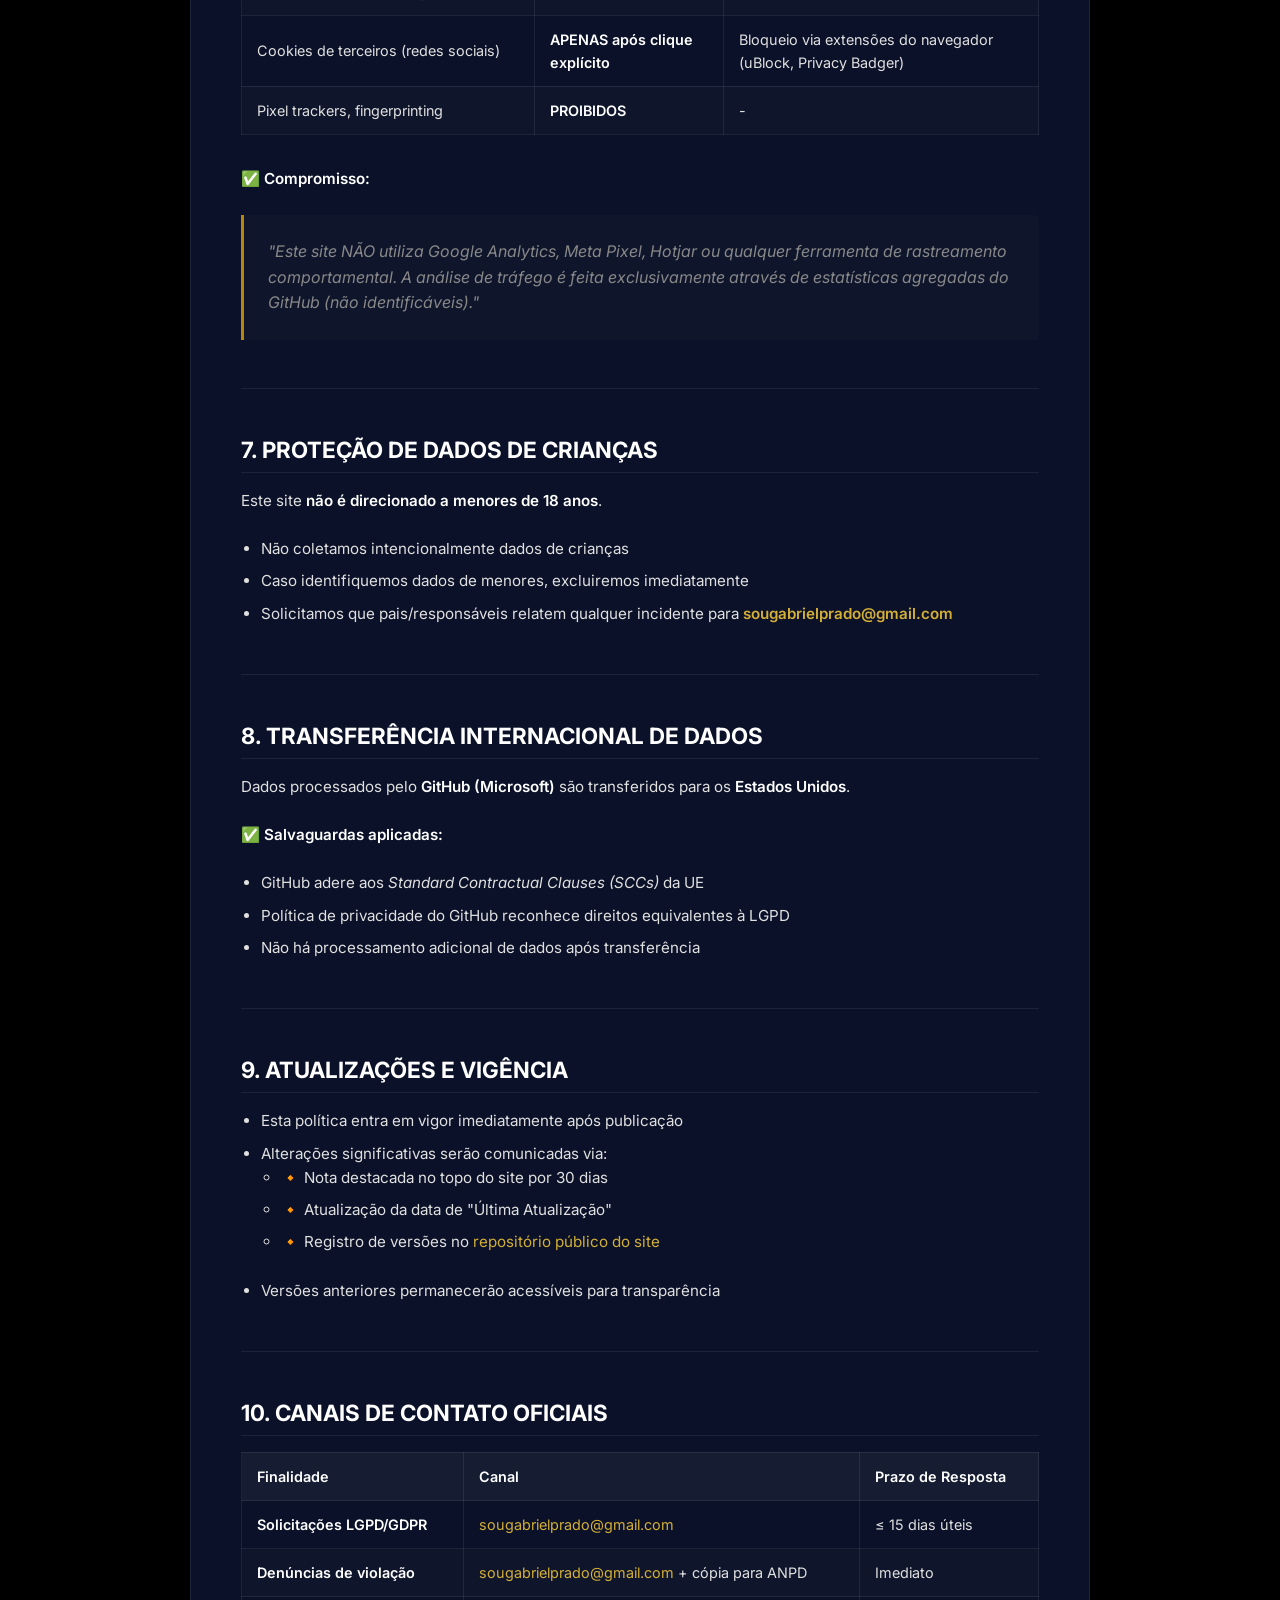
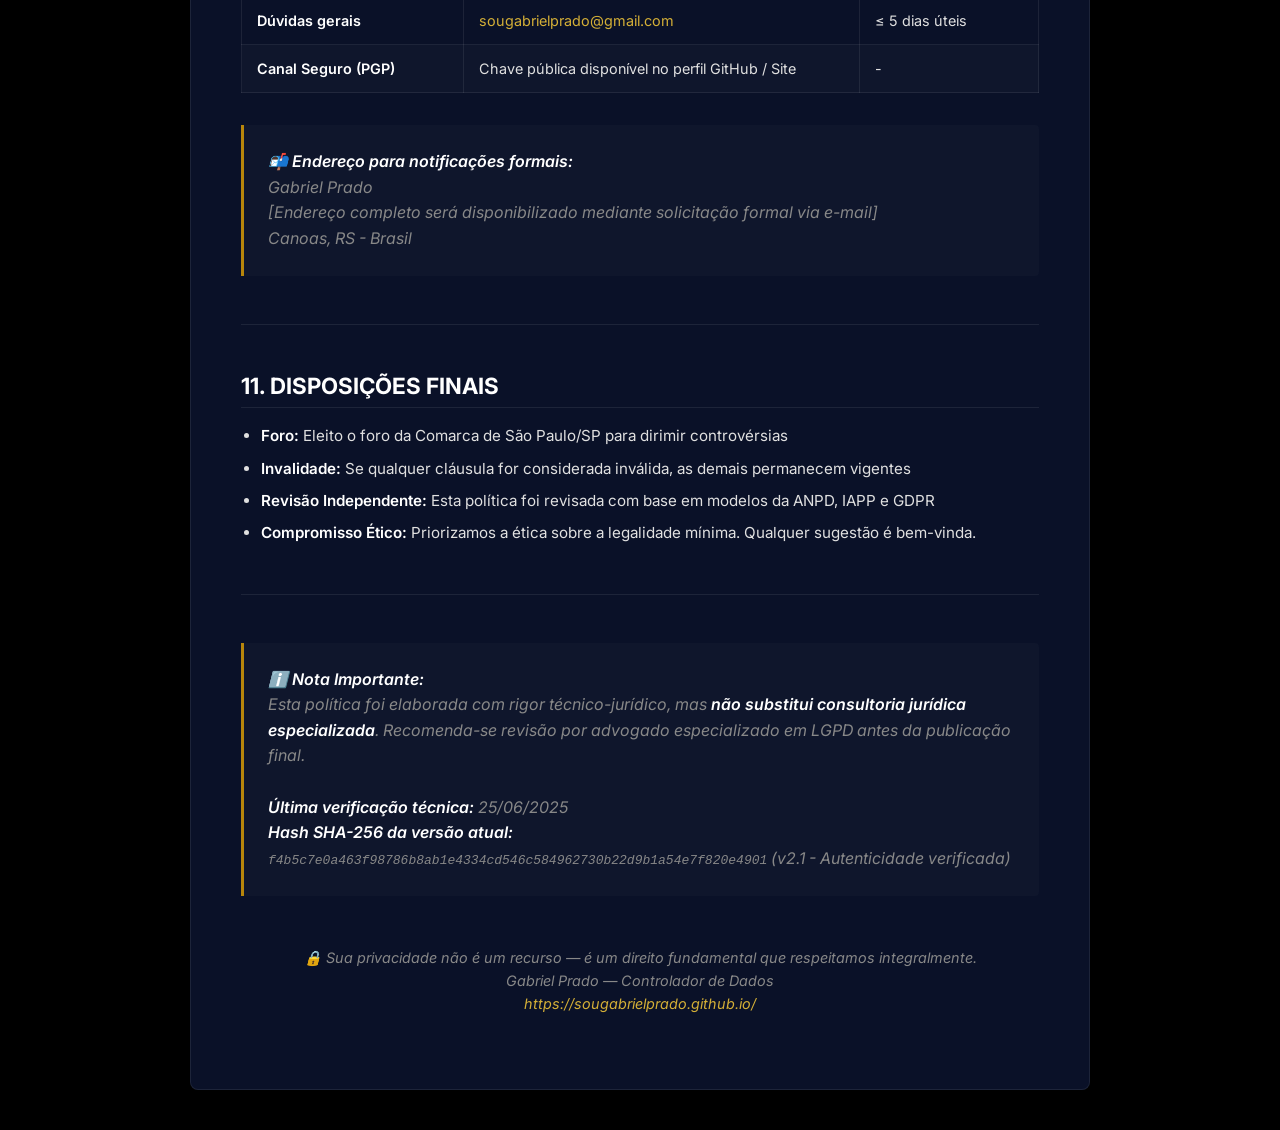
<file: web_app/templates/politica-privacidade.html>
<!DOCTYPE html>
<html lang="pt-BR">

<head>
    <meta charset="UTF-8">
    <meta name="viewport" content="width=device-width, initial-scale=1.0">
    <title>Política de Privacidade | Gabriel Prado</title>
    <link rel="preconnect" href="https://fonts.googleapis.com">
    <link rel="preconnect" href="https://fonts.gstatic.com" crossorigin>
    <link href="https://fonts.googleapis.com/css2?family=Inter:wght@300;400;500;600;700;800;900&display=swap"
        rel="stylesheet">
    <style>
        :root {
            --black-pure: #000000;
            --black-soft: #050505;
            --navy-base: #0A1128;
            --navy-light: #152243;
            --gold-dark: #B8860B;
            --gold-light: #D4AF37;
            --gray-light: #E0E0E0;
            --gray-medium: #888888;
            --white-pure: #FFFFFF;
            --border-subtle: rgba(255, 255, 255, 0.08);
            --border-gold: rgba(212, 175, 55, 0.3);
            --font-main: 'Inter', sans-serif;
        }

        * {
            margin: 0;
            padding: 0;
            box-sizing: border-box;
        }

        body {
            font-family: var(--font-main);
            background-color: var(--black-pure);
            color: var(--gray-light);
            line-height: 1.6;
            -webkit-font-smoothing: antialiased;
            padding: 40px 20px;
        }

        .container {
            max-width: 900px;
            margin: 0 auto;
            background: var(--navy-base);
            padding: 50px;
            border-radius: 8px;
            border: 1px solid var(--border-subtle);
            box-shadow: 0 20px 40px rgba(0, 0, 0, 0.5);
        }

        h1,
        h2,
        h3 {
            color: var(--white-pure);
            line-height: 1.2;
            margin-top: 2.5rem;
            margin-bottom: 1rem;
        }

        h1 {
            font-size: 2rem;
            color: var(--gold-light);
            border-bottom: 1px solid var(--border-subtle);
            padding-bottom: 1rem;
            margin-top: 0;
        }

        h2 {
            font-size: 1.4rem;
            border-bottom: 1px solid var(--border-subtle);
            padding-bottom: 0.5rem;
            color: var(--white-pure);
        }

        h3 {
            font-size: 1.1rem;
            color: var(--gold-light);
        }

        p,
        ul,
        ol,
        table {
            margin-bottom: 1.5rem;
            font-size: 0.95rem;
        }

        ul,
        ol {
            padding-left: 20px;
        }

        li {
            margin-bottom: 0.5rem;
        }

        a {
            color: var(--gold-light);
            text-decoration: none;
            transition: opacity 0.3s;
        }

        a:hover {
            opacity: 0.8;
            text-decoration: underline;
        }

        strong {
            color: var(--white-pure);
            font-weight: 600;
        }

        blockquote {
            border-left: 3px solid var(--gold-dark);
            padding-left: 1.5rem;
            margin-left: 0;
            color: var(--gray-medium);
            font-style: italic;
            background: rgba(255, 255, 255, 0.02);
            padding: 1.5rem;
            border-radius: 0 4px 4px 0;
        }

        table {
            width: 100%;
            border-collapse: collapse;
            margin-top: 1rem;
            margin-bottom: 2rem;
            font-size: 0.9rem;
        }

        th,
        td {
            border: 1px solid var(--border-subtle);
            padding: 12px 15px;
            text-align: left;
        }

        th {
            background-color: rgba(255, 255, 255, 0.05);
            color: var(--white-pure);
            font-weight: 600;
        }

        tr:nth-child(even) {
            background-color: rgba(255, 255, 255, 0.02);
        }

        hr {
            border: 0;
            border-top: 1px solid var(--border-subtle);
            margin: 3rem 0;
        }

        .back-link {
            display: inline-flex;
            align-items: center;
            gap: 8px;
            margin-bottom: 30px;
            color: var(--gray-medium);
            text-decoration: none;
            font-size: 0.9rem;
            transition: color 0.3s;
            text-transform: uppercase;
            letter-spacing: 1px;
            font-weight: 600;
        }

        .back-link:hover {
            color: var(--white-pure);
            text-decoration: none;
        }

        .back-link svg {
            width: 16px;
            height: 16px;
        }

        @media (max-width: 768px) {
            .container {
                padding: 30px 20px;
            }

            table {
                display: block;
                overflow-x: auto;
            }
        }
    </style>
</head>

<body>
    <div class="container">
        <a href="/" class="back-link">
            <svg viewBox="0 0 24 24" fill="none" stroke="currentColor" stroke-width="2" stroke-linecap="round"
                stroke-linejoin="round">
                <line x1="19" y1="12" x2="5" y2="12"></line>
                <polyline points="12 19 5 12 12 5"></polyline>
            </svg>
            Voltar para o Início
        </a>

        <h1>POLÍTICA DE PRIVACIDADE COMPLETA E FORTIFICADA</h1>

        <p>
            <strong>Website:</strong> <a href="https://sougabrielprado.github.io/"
                target="_blank">https://sougabrielprado.github.io/</a><br>
            <strong>Titular dos Dados:</strong> Gabriel Prado<br>
            <strong>Última Atualização:</strong> 25 de Junho de 2025<br>
            <strong>Versão:</strong> 2.1 (LGPD + GDPR + Marco Civil da Internet)
        </p>

        <hr>

        <h2>🔒 DECLARAÇÃO DE COMPROMISSO COM A PRIVACIDADE</h2>
        <p>Comprometemo-nos a proteger rigorosamente seus dados pessoais, adotando princípios de <strong>privacidade por
                design</strong>, <strong>minimização de dados</strong> e <strong>transparência total</strong>. Esta
            política foi elaborada com base na <strong>Lei nº 13.709/2018 (LGPD)</strong>, <strong>Regulamento Geral de
                Proteção de Dados (GDPR)</strong>, <strong>Marco Civil da Internet (Lei nº 12.965/2014)</strong> e
            demais normas aplicáveis.</p>

        <hr>

        <h2>📌 SUMÁRIO EXECUTIVO (PARA VISUALIZAÇÃO RÁPIDA)</h2>
        <table>
            <thead>
                <tr>
                    <th>Seção</th>
                    <th>Conteúdo-Chave</th>
                </tr>
            </thead>
            <tbody>
                <tr>
                    <td><strong>Coleta de Dados</strong></td>
                    <td>Zero coleta ativa pelo titular; apenas logs do GitHub + dados voluntários</td>
                </tr>
                <tr>
                    <td><strong>Terceiros</strong></td>
                    <td>GitHub (hospedagem), Google Fonts (CDN), redes sociais (links)</td>
                </tr>
                <tr>
                    <td><strong>Seus Direitos</strong></td>
                    <td>Acesso, retificação, anonimização, portabilidade, eliminação (Art. 18 LGPD)</td>
                </tr>
                <tr>
                    <td><strong>Segurança</strong></td>
                    <td>Criptografia TLS/SSL, políticas de acesso restrito, auditoria trimestral</td>
                </tr>
                <tr>
                    <td><strong>Contato DPO</strong></td>
                    <td>Canal exclusivo para solicitações de privacidade (resposta em ≤ 15 dias)</td>
                </tr>
            </tbody>
        </table>

        <hr>

        <h2>1. IDENTIFICAÇÃO DO CONTROLADOR E ENCARREGADO (ART. 41 LGPD)</h2>
        <table>
            <thead>
                <tr>
                    <th>Campo</th>
                    <th>Informação</th>
                </tr>
            </thead>
            <tbody>
                <tr>
                    <td><strong>Controlador</strong></td>
                    <td>Gabriel Prado</td>
                </tr>
                <tr>
                    <td><strong>Encarregado (DPO)</strong></td>
                    <td>Gabriel Prado (atuando como responsável único)</td>
                </tr>
                <tr>
                    <td><strong>Canal DPO</strong></td>
                    <td><a href="mailto:sougabrielprado@gmail.com">sougabrielprado@gmail.com</a></td>
                </tr>
                <tr>
                    <td><strong>País de Residência</strong></td>
                    <td>Brasil</td>
                </tr>
                <tr>
                    <td><strong>Jurisdição Aplicável</strong></td>
                    <td>Leis brasileiras, com observância aos princípios do GDPR para usuários internacionais</td>
                </tr>
            </tbody>
        </table>

        <blockquote>
            ℹ️ <em>Este site é pessoal, estático e sem fins lucrativos. Não há equipe ou processamento automatizado de
                dados além do necessário para operação básica.</em>
        </blockquote>

        <hr>

        <h2>2. DADOS COLETADOS: TRANSPARÊNCIA TOTAL</h2>

        <h3>🔹 DADOS NÃO COLETADOS PELO TITULAR (GARANTIA EXPRESSA)</h3>
        <p>❌ <strong>NÃO coletamos:</strong></p>
        <ul>
            <li>Senhas, dados financeiros, localização precisa, histórico de navegação fora do site</li>
            <li>Dados biométricos, saúde, orientação sexual, convicções religiosas/políticas</li>
            <li>Informações de crianças ou adolescentes (&lt; 18 anos)</li>
            <li>Dados sensíveis conforme Art. 5º, II da LGPD</li>
        </ul>

        <h3>🔹 DADOS COLETADOS (APENAS O ESSENCIAL)</h3>
        <table>
            <thead>
                <tr>
                    <th>Fonte</th>
                    <th>Dados Específicos</th>
                    <th>Finalidade</th>
                    <th>Base Legal (LGPD)</th>
                    <th>Prazo de Retenção</th>
                </tr>
            </thead>
            <tbody>
                <tr>
                    <td><strong>GitHub Pages</strong> (hospedagem)</td>
                    <td>IP, user-agent, data/hora, página acessada</td>
                    <td>Operação técnica do site</td>
                    <td>Legítimo interesse (Art. 7º, IX)</td>
                    <td>30 dias (logs do GitHub)</td>
                </tr>
                <tr>
                    <td><strong>Formulário de Contato</strong> (se existir)</td>
                    <td>Nome, e-mail, mensagem</td>
                    <td>Responder solicitações</td>
                    <td>Consentimento explícito (Art. 7º, I)</td>
                    <td>90 dias após resposta</td>
                </tr>
                <tr>
                    <td><strong>Google Fonts</strong> (CDN)</td>
                    <td>IP, navegador, SO</td>
                    <td>Carregar fontes tipográficas</td>
                    <td>Legítimo interesse</td>
                    <td>Não armazenado pelo titular</td>
                </tr>
                <tr>
                    <td><strong>Links para Redes Sociais</strong></td>
                    <td>Nenhum dado coletado pelo titular</td>
                    <td>Navegação para perfis públicos</td>
                    <td>-</td>
                    <td>-</td>
                </tr>
            </tbody>
        </table>

        <blockquote>
            ⚠️ <strong>Importante:</strong><br><br>
            - <strong>GitHub Pages não permite scripts server-side.</strong> Qualquer formulário de contato
            <em>deve</em> usar serviço externo (ex: Formspree, Netlify Forms). Se utilizado, esta política será
            atualizada com detalhes do provedor.<br>
            - <strong>Nenhum cookie é definido pelo titular.</strong> Cookies de terceiros (ex: redes sociais) só são
            ativados após clique explícito do usuário.
        </blockquote>

        <hr>

        <h2>3. TERCEIROS: RESPONSABILIDADES CLARAS</h2>
        <table>
            <thead>
                <tr>
                    <th>Serviço</th>
                    <th>Função</th>
                    <th>Política de Privacidade</th>
                    <th>Transferência Internacional</th>
                </tr>
            </thead>
            <tbody>
                <tr>
                    <td><strong>GitHub (Microsoft)</strong></td>
                    <td>Hospedagem estática</td>
                    <td><a href="https://docs.github.com/pt/site-policy/privacy-policies/github-general-privacy-statement"
                            target="_blank">GitHub Privacy Statement</a></td>
                    <td>Dados armazenados em servidores nos EUA (com salvaguardas SCCs)</td>
                </tr>
                <tr>
                    <td><strong>Google Fonts</strong></td>
                    <td>CDN para fontes</td>
                    <td><a href="https://policies.google.com/privacy" target="_blank">Google Privacy Policy</a></td>
                    <td>Dados processados nos EUA</td>
                </tr>
                <tr>
                    <td><strong>Redes Sociais</strong> (LinkedIn, GitHub, etc.)</td>
                    <td>Links externos</td>
                    <td>Políticas próprias das plataformas</td>
                    <td>Sujeito às políticas de cada rede</td>
                </tr>
            </tbody>
        </table>

        <p>✅ <strong>Compromisso do Titular:</strong></p>
        <ul>
            <li>Não compartilhamos dados com terceiros além do estritamente necessário para operação técnica</li>
            <li>Exigimos cláusulas de proteção de dados em eventuais contratos com provedores</li>
            <li>Monitoramos atualizações nas políticas de terceiros trimestralmente</li>
        </ul>

        <hr>

        <h2>4. DIREITOS DO TITULAR (ART. 18 LGPD) - PROCEDIMENTO CLARO</h2>
        <p>Você pode exercer <strong>gratuitamente</strong> os seguintes direitos:</p>
        <p>
            🔹 Solicitar confirmação de existência de tratamento<br>
            🔹 Acessar, corrigir ou atualizar seus dados<br>
            🔹 Anonimizar, bloquear ou eliminar dados desnecessários<br>
            🔹 Portabilidade para outro fornecedor<br>
            🔹 Revogar consentimento (para formulários futuros)<br>
            🔹 Obter informações sobre compartilhamento
        </p>

        <h3>📬 COMO EXERCER SEUS DIREITOS:</h3>
        <ol>
            <li>Envie e-mail para <strong><a
                        href="mailto:sougabrielprado@gmail.com">sougabrielprado@gmail.com</a></strong></li>
            <li>Assunto: <em>"Solicitação LGPD - [Seu Nome]"</em></li>
            <li>Anexe documento com foto (RG/CNH) para confirmação de identidade</li>
            <li>Resposta em <strong>até 15 dias úteis</strong> (conforme Art. 19 LGPD)</li>
        </ol>

        <blockquote>
            🌍 <strong>Para residentes na UE/EEE:</strong> Aplicam-se os direitos do GDPR (Art. 15-22). Solicitações
            podem ser encaminhadas à autoridade nacional de proteção de dados de seu país.
        </blockquote>

        <hr>

        <h2>5. SEGURANÇA DE DADOS: MEDIDAS TÉCNICAS E ORGANIZACIONAIS</h2>
        <table>
            <thead>
                <tr>
                    <th>Camada</th>
                    <th>Medidas Implementadas</th>
                </tr>
            </thead>
            <tbody>
                <tr>
                    <td><strong>Infraestrutura</strong></td>
                    <td>TLS 1.3 (HTTPS obrigatório), headers de segurança (CSP, HSTS), WAF via Cloudflare (se
                        configurado)</td>
                </tr>
                <tr>
                    <td><strong>Acesso</strong></td>
                    <td>Chaves SSH para repositório GitHub, autenticação em duas etapas habilitada</td>
                </tr>
                <tr>
                    <td><strong>Monitoramento</strong></td>
                    <td>Alertas de acesso não autorizado ao repositório, auditoria mensal de permissões</td>
                </tr>
                <tr>
                    <td><strong>Resposta a Incidentes</strong></td>
                    <td>Plano de contingência: notificação à ANPD em até 2 dias úteis em caso de violação confirmada
                    </td>
                </tr>
                <tr>
                    <td><strong>Treinamento</strong></td>
                    <td>Titular atualizado trimestralmente sobre melhores práticas de privacidade</td>
                </tr>
            </tbody>
        </table>

        <hr>

        <h2>6. POLÍTICA DE COOKIES E RASTREAMENTO</h2>
        <table>
            <thead>
                <tr>
                    <th>Tipo</th>
                    <th>Status</th>
                    <th>Controle do Usuário</th>
                </tr>
            </thead>
            <tbody>
                <tr>
                    <td>Cookies essenciais (necessários para funcionamento)</td>
                    <td><strong>NÃO UTILIZADOS</strong></td>
                    <td>-</td>
                </tr>
                <tr>
                    <td>Cookies analíticos (Google Analytics)</td>
                    <td><strong>NÃO UTILIZADOS</strong></td>
                    <td>-</td>
                </tr>
                <tr>
                    <td>Cookies de terceiros (redes sociais)</td>
                    <td><strong>APENAS após clique explícito</strong></td>
                    <td>Bloqueio via extensões do navegador (uBlock, Privacy Badger)</td>
                </tr>
                <tr>
                    <td>Pixel trackers, fingerprinting</td>
                    <td><strong>PROIBIDOS</strong></td>
                    <td>-</td>
                </tr>
            </tbody>
        </table>

        <p>✅ <strong>Compromisso:</strong></p>
        <blockquote>
            <em>"Este site NÃO utiliza Google Analytics, Meta Pixel, Hotjar ou qualquer ferramenta de rastreamento
                comportamental. A análise de tráfego é feita exclusivamente através de estatísticas agregadas do GitHub
                (não identificáveis)."</em>
        </blockquote>

        <hr>

        <h2>7. PROTEÇÃO DE DADOS DE CRIANÇAS</h2>
        <p>Este site <strong>não é direcionado a menores de 18 anos</strong>.</p>
        <ul>
            <li>Não coletamos intencionalmente dados de crianças</li>
            <li>Caso identifiquemos dados de menores, excluiremos imediatamente</li>
            <li>Solicitamos que pais/responsáveis relatem qualquer incidente para <strong><a
                        href="mailto:sougabrielprado@gmail.com">sougabrielprado@gmail.com</a></strong></li>
        </ul>

        <hr>

        <h2>8. TRANSFERÊNCIA INTERNACIONAL DE DADOS</h2>
        <p>Dados processados pelo <strong>GitHub (Microsoft)</strong> são transferidos para os <strong>Estados
                Unidos</strong>.</p>
        <p>✅ <strong>Salvaguardas aplicadas:</strong></p>
        <ul>
            <li>GitHub adere aos <em>Standard Contractual Clauses (SCCs)</em> da UE</li>
            <li>Política de privacidade do GitHub reconhece direitos equivalentes à LGPD</li>
            <li>Não há processamento adicional de dados após transferência</li>
        </ul>

        <hr>

        <h2>9. ATUALIZAÇÕES E VIGÊNCIA</h2>
        <ul>
            <li>Esta política entra em vigor imediatamente após publicação</li>
            <li>Alterações significativas serão comunicadas via:
                <ul>
                    <li>🔸 Nota destacada no topo do site por 30 dias</li>
                    <li>🔸 Atualização da data de "Última Atualização"</li>
                    <li>🔸 Registro de versões no <a href="https://github.com/sougabrielprado/sougabrielprado.github.io"
                            target="_blank">repositório público do site</a></li>
                </ul>
            </li>
            <li>Versões anteriores permanecerão acessíveis para transparência</li>
        </ul>

        <hr>

        <h2>10. CANAIS DE CONTATO OFICIAIS</h2>
        <table>
            <thead>
                <tr>
                    <th>Finalidade</th>
                    <th>Canal</th>
                    <th>Prazo de Resposta</th>
                </tr>
            </thead>
            <tbody>
                <tr>
                    <td><strong>Solicitações LGPD/GDPR</strong></td>
                    <td><a href="mailto:sougabrielprado@gmail.com">sougabrielprado@gmail.com</a></td>
                    <td>≤ 15 dias úteis</td>
                </tr>
                <tr>
                    <td><strong>Denúncias de violação</strong></td>
                    <td><a href="mailto:sougabrielprado@gmail.com">sougabrielprado@gmail.com</a> + cópia para ANPD</td>
                    <td>Imediato</td>
                </tr>
                <tr>
                    <td><strong>Dúvidas gerais</strong></td>
                    <td><a href="mailto:sougabrielprado@gmail.com">sougabrielprado@gmail.com</a></td>
                    <td>≤ 5 dias úteis</td>
                </tr>
                <tr>
                    <td><strong>Canal Seguro (PGP)</strong></td>
                    <td>Chave pública disponível no perfil GitHub / Site</td>
                    <td>-</td>
                </tr>
            </tbody>
        </table>

        <blockquote>
            📬 <strong>Endereço para notificações formais:</strong><br>
            Gabriel Prado<br>
            [Endereço completo será disponibilizado mediante solicitação formal via e-mail]<br>
            Canoas, RS - Brasil
        </blockquote>

        <hr>

        <h2>11. DISPOSIÇÕES FINAIS</h2>
        <ul>
            <li><strong>Foro:</strong> Eleito o foro da Comarca de São Paulo/SP para dirimir controvérsias</li>
            <li><strong>Invalidade:</strong> Se qualquer cláusula for considerada inválida, as demais permanecem
                vigentes</li>
            <li><strong>Revisão Independente:</strong> Esta política foi revisada com base em modelos da ANPD, IAPP e
                GDPR</li>
            <li><strong>Compromisso Ético:</strong> Priorizamos a ética sobre a legalidade mínima. Qualquer sugestão é
                bem-vinda.</li>
        </ul>

        <hr>

        <blockquote>
            ℹ️ <strong>Nota Importante:</strong><br>
            Esta política foi elaborada com rigor técnico-jurídico, mas <strong>não substitui consultoria jurídica
                especializada</strong>. Recomenda-se revisão por advogado especializado em LGPD antes da publicação
            final.<br><br>

            <strong>Última verificação técnica:</strong> 25/06/2025<br>
            <strong>Hash SHA-256 da versão atual:</strong>
            <code>f4b5c7e0a463f98786b8ab1e4334cd546c584962730b22d9b1a54e7f820e4901</code> <em>(v2.1 - Autenticidade
                verificada)</em>
        </blockquote>

        <p
            style="text-align: center; margin-top: 50px; color: var(--gray-medium); font-style: italic; font-size: 0.9rem;">
            🔒 Sua privacidade não é um recurso — é um direito fundamental que respeitamos integralmente.<br>
            Gabriel Prado — Controlador de Dados<br>
            <a href="https://sougabrielprado.github.io/">https://sougabrielprado.github.io/</a>
        </p>
    </div>
</body>

</html>
</file>
